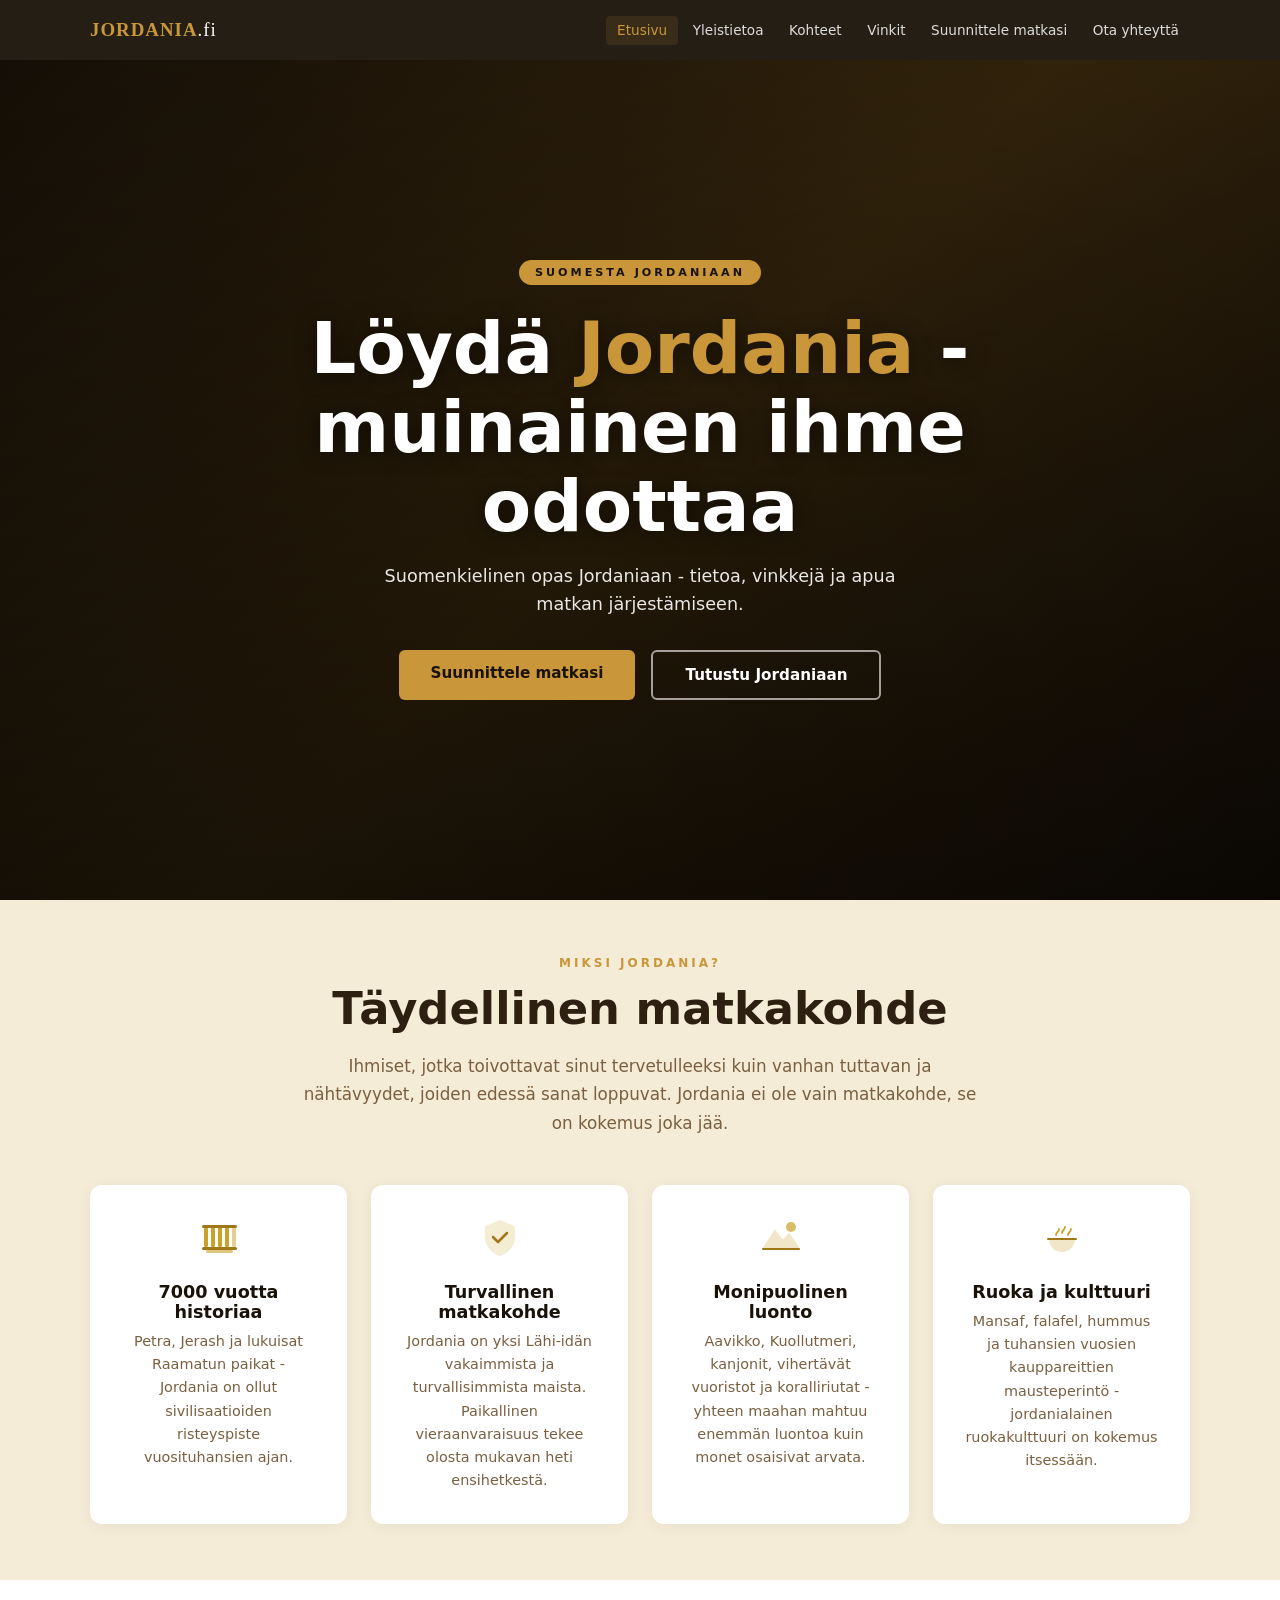
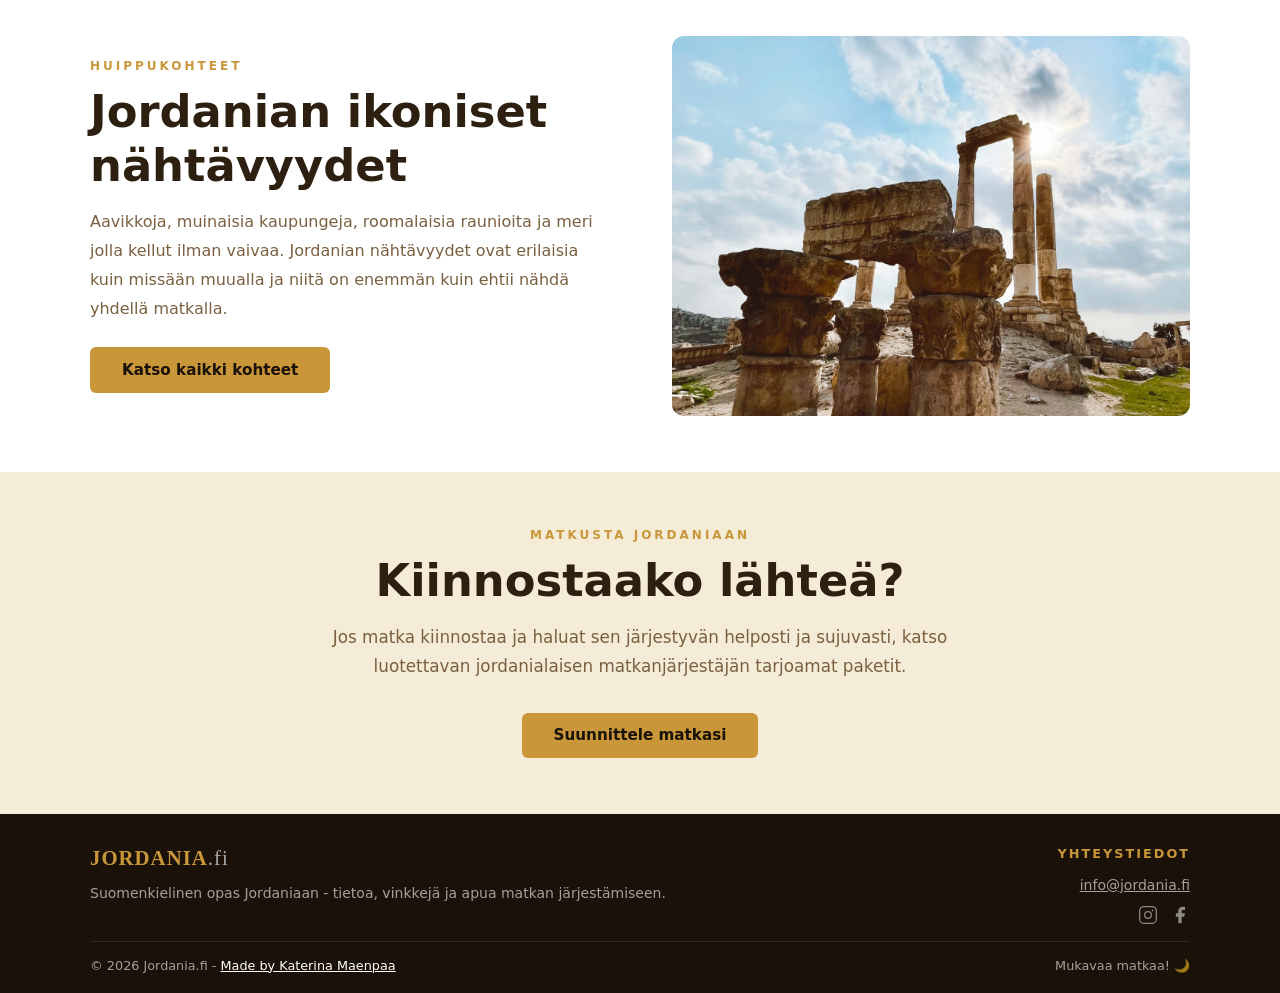
<file: index.html>
<!DOCTYPE html>
<html lang="fi">
<head>
<meta charset="UTF-8"/>
<meta name="viewport" content="width=device-width,initial-scale=1.0"/>
<title>Jordania.fi - Löydä Jordania</title>
<meta name="description" content="Suomalaisille matkailijoille tehty opas Jordaniaan: nähtävyydet, käytännön vinkit, matkapaketit ja apu Jordanian matkan suunnitteluun."/>
<meta name="robots" content="index,follow,max-image-preview:large"/>
<meta name="author" content="Jordania.fi"/>
<link rel="canonical" href="https://jordania.fi/index.html"/>
<meta property="og:type" content="website"/>
<meta property="og:locale" content="fi_FI"/>
<meta property="og:site_name" content="Jordania.fi"/>
<meta property="og:title" content="Jordania.fi - Löydä Jordania"/>
<meta property="og:description" content="Suomalaisille matkailijoille tehty opas Jordaniaan: nähtävyydet, käytännön vinkit, matkapaketit ja apu Jordanian matkan suunnitteluun."/>
<meta property="og:url" content="https://jordania.fi/index.html"/>
<meta property="og:image" content="https://jordania.fi/images/index/citadel.jpg"/>
<script type="application/ld+json">
{
  "@context": "https://schema.org",
  "@type": "TravelAgency",
  "name": "Jordania.fi",
  "url": "https://jordania.fi/index.html",
  "description": "Suomalaisille matkailijoille tehty opas Jordaniaan: nähtävyydet, käytännön vinkit, matkapaketit ja apu Jordanian matkan suunnitteluun.",
  "inLanguage": "fi",
  "areaServed": ["FI", "JO"],
  "email": "info@jordania.fi"
}
</script>
<link rel="icon" type="image/svg+xml" href="favicon.svg"/>
<link rel="stylesheet" href="styles.css"/>
</head>
<body>

<!-- NAV -->
<nav>
  <div class="nav-inner">
    <a href="index.html" class="logo">Jordania<span>.fi</span></a>
    <ul class="nav-links">
      <li><a href="index.html" id="nav-home" class="active">Etusivu</a></li>
      <li><a href="yleistietoa.html" id="nav-info">Yleistietoa</a></li>
      <li><a href="kohteet.html" id="nav-places">Kohteet</a></li>
      <li><a href="vinkit.html" id="nav-tips">Vinkit</a></li>
      <li><a href="suunnittele.html" id="nav-packages">Suunnittele matkasi</a></li>
      <li><a href="yhteystiedot.html" id="nav-contact">Ota yhteyttä</a></li>
    </ul>
    <div class="hamburger" onclick="toggleMenu()" id="hamburger">
      <span></span><span></span><span></span>
    </div>
  </div>
</nav>
<div class="mobile-menu" id="mobileMenu">
  <a href="index.html">Etusivu</a>
  <a href="yleistietoa.html">Yleistietoa</a>
  <a href="kohteet.html">Kohteet</a>
  <a href="vinkit.html">Vinkit</a>
  <a href="suunnittele.html">Suunnittele matkasi</a>
  <a href="yhteystiedot.html">Ota yhteyttä</a>
</div>

<!-- ===================== HOME PAGE ===================== -->
<div class="page active" id="page-home">
  <!-- Hero -->
  <div class="hero">
    <video autoplay muted loop playsinline class="hero-media" style="object-fit:cover" oncanplay="this.playbackRate=0.8">
      <source src="video/video.mov" type="video/mp4">
    </video>
    <div class="hero-overlay"></div>
    <div class="hero-content">
      <div class="hero-badge">Suomesta Jordaniaan</div>
      <h1>Löydä <em>Jordania</em> -<br/>muinainen ihme odottaa</h1>
      <p>Suomenkielinen opas Jordaniaan - tietoa, vinkkejä ja apua matkan järjestämiseen.</p>
      <div class="hero-btns">
        <a href="suunnittele.html" class="btn btn-gold">Suunnittele matkasi</a>
        <a href="yleistietoa.html" class="btn btn-outline">Tutustu Jordaniaan</a>
      </div>
    </div>
  </div>

  <!-- Highlights -->
  <section class="highlights">
    <div class="container text-center">
      <div class="section-label">Miksi Jordania?</div>
      <h2 class="section-title">Täydellinen matkakohde</h2>
      <p class="section-sub">Ihmiset, jotka toivottavat sinut tervetulleeksi kuin vanhan tuttavan ja nähtävyydet, joiden edessä sanat loppuvat. Jordania ei ole vain matkakohde, se on kokemus joka jää.</p>
      <div class="hl-grid">
        <div class="hl-card">
          <div class="hl-icon">
            <svg width="40" height="40" viewBox="0 0 40 40" fill="none" xmlns="http://www.w3.org/2000/svg">
              <!-- Columns/temple -->
              <rect x="5" y="10" width="4" height="20" rx="1.5" fill="#c9a227"/>
              <rect x="12" y="10" width="4" height="20" rx="1.5" fill="#c9a227"/>
              <rect x="19" y="10" width="4" height="20" rx="1.5" fill="#c9a227"/>
              <rect x="26" y="10" width="4" height="20" rx="1.5" fill="#c9a227"/>
              <rect x="33" y="10" width="4" height="20" rx="1.5" fill="#c9a227" opacity="0.5"/>
              <rect x="3" y="8" width="35" height="3" rx="1.5" fill="#a07818"/>
              <rect x="3" y="30" width="35" height="3" rx="1.5" fill="#a07818"/>
              <rect x="7" y="33" width="27" height="3" rx="1.5" fill="#c9a227" opacity="0.6"/>
            </svg>
          </div>
          <h3>7000 vuotta historiaa</h3>
          <p>Petra, Jerash ja lukuisat Raamatun paikat - Jordania on ollut sivilisaatioiden risteyspiste vuosituhansien ajan.</p>
        </div>
        <div class="hl-card">
          <div class="hl-icon">
            <svg width="40" height="40" viewBox="0 0 40 40" fill="none" xmlns="http://www.w3.org/2000/svg">
              <!-- Shield -->
              <path d="M20 4L6 10v10c0 8.5 6 15.5 14 18 8-2.5 14-9.5 14-18V10L20 4z" fill="#c9a227" opacity="0.2" stroke="#c9a227" stroke-width="2" stroke-linejoin="round"/>
              <path d="M13 20l5 5 9-9" stroke="#a07818" stroke-width="2.5" stroke-linecap="round" stroke-linejoin="round"/>
            </svg>
          </div>
          <h3>Turvallinen matkakohde</h3>
          <p>Jordania on yksi Lähi-idän vakaimmista ja turvallisimmista maista. Paikallinen vieraanvaraisuus tekee olosta mukavan heti ensihetkestä.</p>
        </div>
        <div class="hl-card">
          <div class="hl-icon">
            <svg width="40" height="40" viewBox="0 0 40 40" fill="none" xmlns="http://www.w3.org/2000/svg">
              <!-- Mountain + sun -->
              <circle cx="30" cy="10" r="5" fill="#c9a227" opacity="0.7"/>
              <path d="M2 32L14 14l8 10 6-7 10 15H2z" fill="#c9a227" opacity="0.25" stroke="#c9a227" stroke-width="2" stroke-linejoin="round"/>
              <path d="M2 32h36" stroke="#a07818" stroke-width="2" stroke-linecap="round"/>
            </svg>
          </div>
          <h3>Monipuolinen luonto</h3>
          <p>Aavikko, Kuollutmeri, kanjonit, vihertävät vuoristot ja koralliriutat - yhteen maahan mahtuu enemmän luontoa kuin monet osaisivat arvata.</p>
        </div>
        <div class="hl-card">
          <div class="hl-icon">
            <svg width="40" height="40" viewBox="0 0 40 40" fill="none" xmlns="http://www.w3.org/2000/svg">
              <!-- Bowl with steam -->
              <path d="M8 22c0 6.6 5.4 12 12 12s12-5.4 12-12H8z" fill="#c9a227" opacity="0.25" stroke="#c9a227" stroke-width="2"/>
              <path d="M6 22h28" stroke="#a07818" stroke-width="2" stroke-linecap="round"/>
              <path d="M14 18c0-3 3-3 3-6" stroke="#c9a227" stroke-width="1.8" stroke-linecap="round"/>
              <path d="M20 16c0-3 3-3 3-6" stroke="#c9a227" stroke-width="1.8" stroke-linecap="round"/>
              <path d="M26 18c0-3 3-3 3-6" stroke="#c9a227" stroke-width="1.8" stroke-linecap="round"/>
            </svg>
          </div>
          <h3>Ruoka ja kulttuuri</h3>
          <p>Mansaf, falafel, hummus ja tuhansien vuosien kauppareittien mausteperintö - jordanialainen ruokakulttuuri on kokemus itsessään.</p>
        </div>
      </div>
    </div>
  </section>

  <!-- Teaser: Places -->
  <section>
    <div class="container">
      <div style="display:grid;grid-template-columns:1fr 1fr;gap:4rem;align-items:center">
        <div>
          <div class="section-label">Huippukohteet</div>
          <h2 class="section-title">Jordanian ikoniset nähtävyydet</h2>
          <p style="color:var(--muted);line-height:1.8;margin-bottom:1.5rem">Aavikkoja, muinaisia kaupungeja, roomalaisia raunioita ja meri jolla kellut ilman vaivaa. Jordanian nähtävyydet ovat erilaisia kuin missään muualla ja niitä on enemmän kuin ehtii nähdä yhdellä matkalla.</p>
          <a class="btn btn-gold" href="kohteet.html">Katso kaikki kohteet</a>
        </div>
        <img src="images/index/citadel.webp" alt="Ammanin sitadelli ja näkymä Jordanian pääkaupunkiin" style="width:100%;height:380px;object-fit:cover;border-radius:12px">
      </div>
    </div>
  </section>

  <!-- Teaser: Packages -->
  <section style="background:var(--sand)">
    <div class="container text-center">
      <div class="section-label">Matkusta Jordaniaan</div>
      <h2 class="section-title">Kiinnostaako lähteä?</h2>
      <p class="section-sub">Jos matka kiinnostaa ja haluat sen järjestyvän helposti ja sujuvasti, katso luotettavan jordanialaisen matkanjärjestäjän tarjoamat paketit.</p>
      <div style="margin-top:2rem">
        <a class="btn btn-gold" href="suunnittele.html">Suunnittele matkasi</a>
      </div>
    </div>
  </section>

  <!-- Footer -->
  <footer>
    <div class="footer-inner">
      <div class="footer-brand">
        <span class="logo">Jordania<span style="color:#aaa;font-weight:300">.fi</span></span>
        <p>Suomenkielinen opas Jordaniaan - tietoa, vinkkejä ja apua matkan järjestämiseen.</p>
      </div>
      <div class="footer-col footer-col--right">
        <h4>Yhteystiedot</h4>
        <a href="yhteystiedot.html" class="footer-email">info@jordania.fi</a>
        <div class="footer-social">
          <a href="#" aria-label="Instagram" class="social-icon"><svg xmlns="http://www.w3.org/2000/svg" viewBox="0 0 24 24" fill="none" stroke="currentColor" stroke-width="1.5" stroke-linecap="round" stroke-linejoin="round" width="20" height="20"><rect x="2" y="2" width="20" height="20" rx="5"/><circle cx="12" cy="12" r="4"/><circle cx="17.5" cy="6.5" r="1" fill="currentColor" stroke="none"/></svg></a>
          <a href="#" aria-label="Facebook" class="social-icon"><svg xmlns="http://www.w3.org/2000/svg" viewBox="0 0 24 24" fill="currentColor" width="20" height="20"><path d="M18 2h-3a5 5 0 0 0-5 5v3H7v4h3v8h4v-8h3l1-4h-4V7a1 1 0 0 1 1-1h3z"/></svg></a>
        </div>
      </div>
    </div>
    <div class="footer-bottom">
      <p>© 2026 Jordania.fi - <a href="https://katerinamaenpaa.dev">Made by Katerina Maenpaa</a></p>
      <p>Mukavaa matkaa! 🌙</p>
    </div>
  </footer>
</div>
<script>
function toggleMenu() {
  document.getElementById('mobileMenu').classList.toggle('open');
}

function closeMenu() {
  document.getElementById('mobileMenu').classList.remove('open');
}
</script>
</body>
</html>
</file>
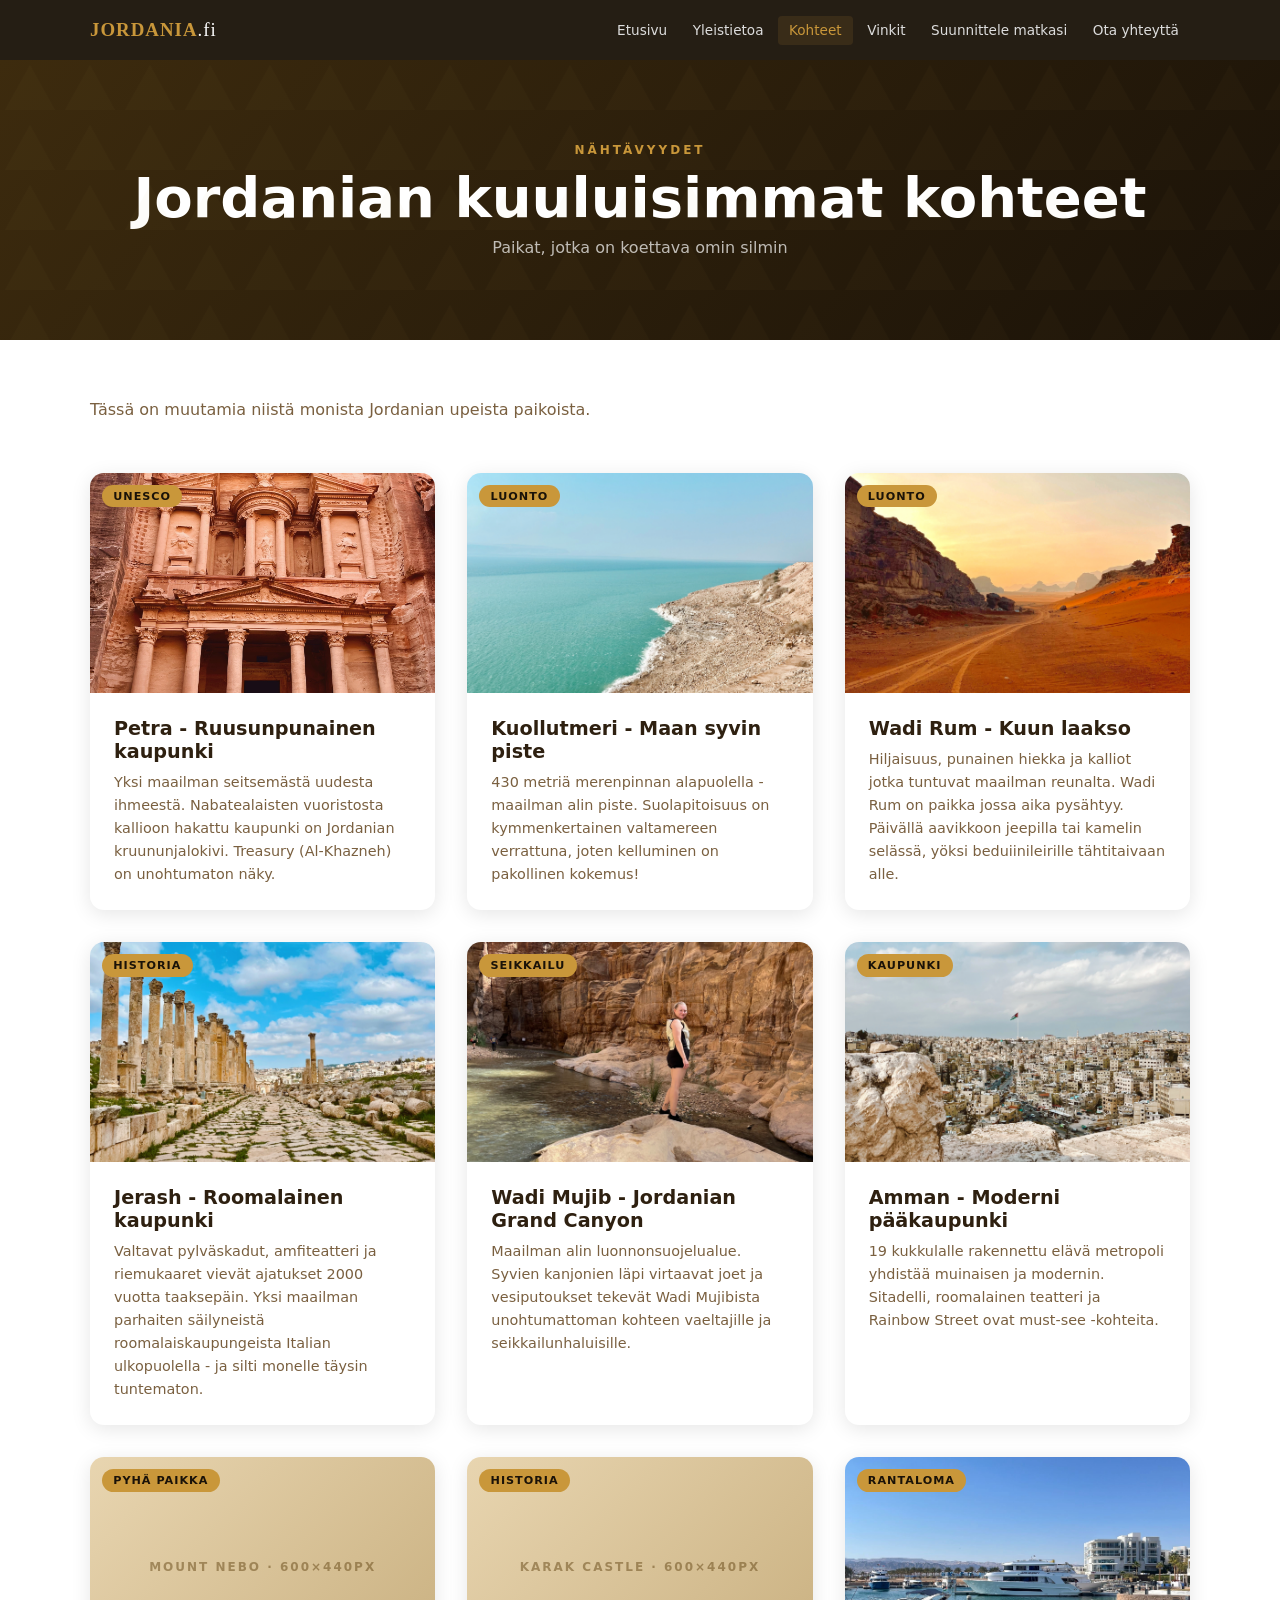
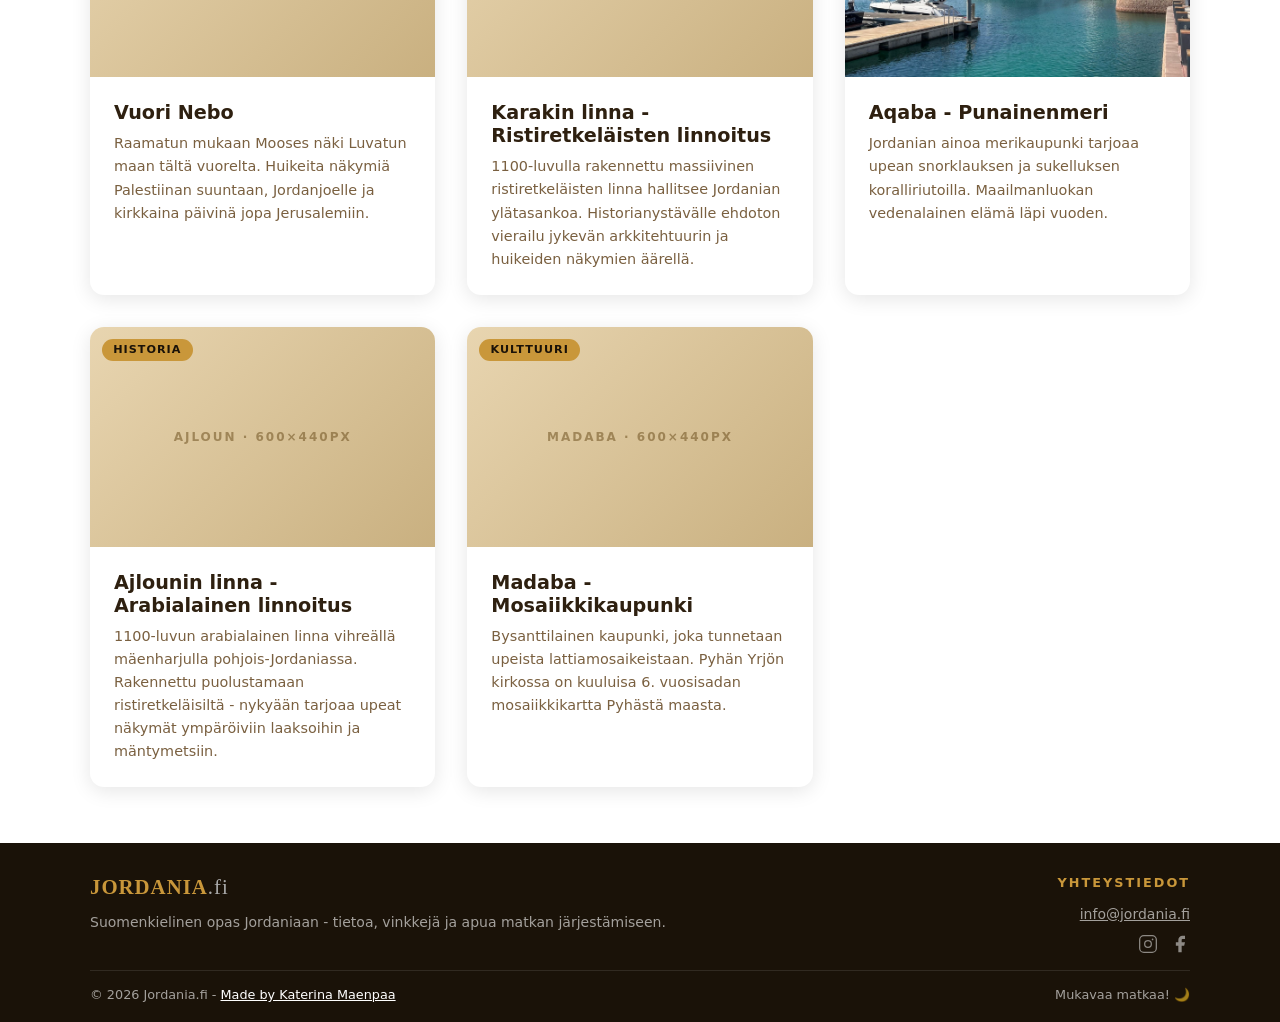
<file: kohteet.html>
<!DOCTYPE html>
<html lang="fi">
<head>
<meta charset="UTF-8"/>
<meta name="viewport" content="width=device-width,initial-scale=1.0"/>
<title>Kohteet - Jordania.fi</title>
<meta name="description" content="Jordanian tärkeimmät kohteet suomalaisille matkailijoille: Petra, Kuollutmeri, Wadi Rum, Jerash, Aqaba ja muut unohtumattomat nähtävyydet."/>
<meta name="robots" content="index,follow,max-image-preview:large"/>
<meta name="author" content="Jordania.fi"/>
<link rel="canonical" href="https://jordania.fi/kohteet.html"/>
<meta property="og:type" content="article"/>
<meta property="og:locale" content="fi_FI"/>
<meta property="og:site_name" content="Jordania.fi"/>
<meta property="og:title" content="Kohteet - Jordania.fi"/>
<meta property="og:description" content="Jordanian tärkeimmät kohteet suomalaisille matkailijoille: Petra, Kuollutmeri, Wadi Rum, Jerash, Aqaba ja muut unohtumattomat nähtävyydet."/>
<meta property="og:url" content="https://jordania.fi/kohteet.html"/>
<meta property="og:image" content="https://jordania.fi/images/kohteet/treasury.jpg"/>
<script type="application/ld+json">
{
  "@context": "https://schema.org",
  "@type": "CollectionPage",
  "name": "Jordanian kohteet",
  "url": "https://jordania.fi/kohteet.html",
  "description": "Jordanian tärkeimmät kohteet suomalaisille matkailijoille: Petra, Kuollutmeri, Wadi Rum, Jerash, Aqaba ja muut unohtumattomat nähtävyydet.",
  "inLanguage": "fi",
  "about": "Jordan",
  "audience": {
    "@type": "Audience",
    "geographicArea": {
      "@type": "Country",
      "name": "Finland"
    }
  }
}
</script>
<link rel="icon" type="image/svg+xml" href="favicon.svg"/>
<link rel="stylesheet" href="styles.css"/>
</head>
<body>

<nav>
  <div class="nav-inner">
    <a href="index.html" class="logo">Jordania<span>.fi</span></a>
    <ul class="nav-links">
      <li><a href="index.html" id="nav-home">Etusivu</a></li>
      <li><a href="yleistietoa.html" id="nav-info">Yleistietoa</a></li>
      <li><a href="kohteet.html" id="nav-places" class="active">Kohteet</a></li>
      <li><a href="vinkit.html" id="nav-tips">Vinkit</a></li>
      <li><a href="suunnittele.html" id="nav-packages">Suunnittele matkasi</a></li>
      <li><a href="yhteystiedot.html" id="nav-contact">Ota yhteyttä</a></li>
    </ul>
    <div class="hamburger" onclick="toggleMenu()" id="hamburger">
      <span></span><span></span><span></span>
    </div>
  </div>
</nav>
<div class="mobile-menu" id="mobileMenu">
  <a href="index.html">Etusivu</a>
  <a href="yleistietoa.html">Yleistietoa</a>
  <a href="kohteet.html">Kohteet</a>
  <a href="vinkit.html">Vinkit</a>
  <a href="suunnittele.html">Suunnittele matkasi</a>
  <a href="yhteystiedot.html">Ota yhteyttä</a>
</div>

<div class="page active">
  <div class="page-banner">
    <div>
      <div class="section-label" style="text-align:center;margin-bottom:0.5rem">Nähtävyydet</div>
      <h1>Jordanian kuuluisimmat kohteet</h1>
      <p>Paikat, jotka on koettava omin silmin</p>
    </div>
  </div>
  <section>
    <div class="container">
      <p style="color:var(--muted);line-height:1.8;margin-bottom:2.5rem;max-width:720px">Tässä on muutamia niistä monista Jordanian upeista paikoista.</p>
      <div class="places-grid">

        <div class="place-card">
          <div class="place-img">
            <img src="images/kohteet/treasury.webp" alt="Petran kuuluisa Treasury-julkisivu kallioon hakattuna" style="width:100%;height:100%;object-fit:cover">
            <span class="place-tag">UNESCO</span>
          </div>
          <div class="place-body">
            <h3>Petra - Ruusunpunainen kaupunki</h3>
            <p>Yksi maailman seitsemästä uudesta ihmeestä. Nabatealaisten vuoristosta kallioon hakattu kaupunki on Jordanian kruununjalokivi. Treasury (Al-Khazneh) on unohtumaton näky.</p>
          </div>
        </div>

        <div class="place-card">
          <div class="place-img">
            <img src="images/kohteet/dead-sea.webp" alt="Kuollutmeren rantaa ja kirkasta vettä Jordaniassa" style="width:100%;height:100%;object-fit:cover">
            <span class="place-tag">Luonto</span>
          </div>
          <div class="place-body">
            <h3>Kuollutmeri - Maan syvin piste</h3>
            <p>430 metriä merenpinnan alapuolella - maailman alin piste. Suolapitoisuus on kymmenkertainen valtamereen verrattuna, joten kelluminen on pakollinen kokemus!</p>
          </div>
        </div>

        <div class="place-card">
          <div class="place-img">
            <img src="images/kohteet/wadi-rum.webp" alt="Punainen aavikkomaisema Wadi Rumissa" style="width:100%;height:100%;object-fit:cover">
            <span class="place-tag">Luonto</span>
          </div>
          <div class="place-body">
            <h3>Wadi Rum - Kuun laakso</h3>
            <p>Hiljaisuus, punainen hiekka ja kalliot jotka tuntuvat maailman reunalta. Wadi Rum on paikka jossa aika pysähtyy. Päivällä aavik­koon jeepilla tai kamelin selässä, yöksi beduiinileirille tähtitaivaan alle.</p>
          </div>
        </div>

        <div class="place-card">
          <div class="place-img">
            <img src="images/kohteet/jerash.webp" alt="Jerashin roomalaisia pylväitä ja raunioita" style="width:100%;height:100%;object-fit:cover">
            <span class="place-tag">Historia</span>
          </div>
          <div class="place-body">
            <h3>Jerash - Roomalainen kaupunki</h3>
            <p>Valtavat pylväskadut, amfiteatteri ja riemukaaret vievät ajatukset 2000 vuotta taaksepäin. Yksi maailman parhaiten säilyneistä roomalaiskaupungeista Italian ulkopuolella - ja silti monelle täysin tuntematon.</p>
          </div>
        </div>

        <div class="place-card">
          <div class="place-img">
            <img src="images/kohteet/wadi-mujib2.webp" alt="Wadi Mujibin kanjoni ja vesireitti" style="width:100%;height:100%;object-fit:cover">
            <span class="place-tag">Seikkailu</span>
          </div>
          <div class="place-body">
            <h3>Wadi Mujib - Jordanian Grand Canyon</h3>
            <p>Maailman alin luonnonsuojelualue. Syvien kanjonien läpi virtaavat joet ja vesiputoukset tekevät Wadi Mujibista unohtumattoman kohteen vaeltajille ja seikkailunhaluisille.</p>
          </div>
        </div>

        <div class="place-card">
          <div class="place-img">
            <img src="images/kohteet/amman.webp" alt="Näkymä Ammanin kaupunkimaisemaan" style="width:100%;height:100%;object-fit:cover">
            <span class="place-tag">Kaupunki</span>
          </div>
          <div class="place-body">
            <h3>Amman - Moderni pääkaupunki</h3>
            <p>19 kukkulalle rakennettu elävä metropoli yhdistää muinaisen ja modernin. Sitadelli, roomalainen teatteri ja Rainbow Street ovat must-see -kohteita.</p>
          </div>
        </div>

        <div class="place-card">
          <div class="place-img">
            <div class="photo-ph" data-label="Mount Nebo · 600×440px" style="height:100%;border-radius:0"></div>
            <span class="place-tag">Pyhä paikka</span>
          </div>
          <div class="place-body">
            <h3>Vuori Nebo</h3>
            <p>Raamatun mukaan Mooses näki Luvatun maan tältä vuorelta. Huikeita näkymiä Palestiinan suuntaan, Jordanjoelle ja kirkkaina päivinä jopa Jerusalemiin.</p>
          </div>
        </div>

        <div class="place-card">
          <div class="place-img">
            <div class="photo-ph" data-label="Karak Castle · 600×440px" style="height:100%;border-radius:0"></div>
            <span class="place-tag">Historia</span>
          </div>
          <div class="place-body">
            <h3>Karakin linna - Ristiretkeläisten linnoitus</h3>
            <p>1100-luvulla rakennettu massiivinen ristiretkeläisten linna hallitsee Jordanian ylätasankoa. Historianystävälle ehdoton vierailu jykevän arkkitehtuurin ja huikeiden näkymien äärellä.</p>
          </div>
        </div>

        <div class="place-card">
          <div class="place-img">
            <img src="images/kohteet/aqaba.webp" alt="Aqaban rantaa ja Punaisenmeren tunnelmaa" style="width:100%;height:100%;object-fit:cover">
            <span class="place-tag">Rantaloma</span>
          </div>
          <div class="place-body">
            <h3>Aqaba - Punainenmeri</h3>
            <p>Jordanian ainoa merikaupunki tarjoaa upean snorklauksen ja sukelluksen koralliriutoilla. Maailmanluokan vedenalainen elämä läpi vuoden.</p>
          </div>
        </div>

        <div class="place-card">
          <div class="place-img">
            <div class="photo-ph" data-label="Ajloun · 600×440px" style="height:100%;border-radius:0"></div>
            <span class="place-tag">Historia</span>
          </div>
          <div class="place-body">
            <h3>Ajlounin linna - Arabialainen linnoitus</h3>
            <p>1100-luvun arabialainen linna vihreällä mäenharjulla pohjois-Jordaniassa. Rakennettu puolustamaan ristiretkeläisiltä - nykyään tarjoaa upeat näkymät ympäröiviin laaksoihin ja mäntymetsiin.</p>
          </div>
        </div>

        <div class="place-card">
          <div class="place-img">
            <div class="photo-ph" data-label="Madaba · 600×440px" style="height:100%;border-radius:0"></div>
            <span class="place-tag">Kulttuuri</span>
          </div>
          <div class="place-body">
            <h3>Madaba - Mosaiikkikaupunki</h3>
            <p>Bysanttilainen kaupunki, joka tunnetaan upeista lattiamosaikeistaan. Pyhän Yrjön kirkossa on kuuluisa 6. vuosisadan mosaiikkikartta Pyhästä maasta.</p>
          </div>
        </div>

      </div>
    </div>
  </section>

  <footer>
    <div class="footer-inner">
      <div class="footer-brand">
        <a href="index.html" class="logo">Jordania<span style="color:#aaa;font-weight:300">.fi</span></a>
        <p>Suomenkielinen opas Jordaniaan - tietoa, vinkkejä ja apua matkan järjestämiseen.</p>
      </div>
      <div class="footer-col footer-col--right">
        <h4>Yhteystiedot</h4>
        <a href="yhteystiedot.html" class="footer-email">info@jordania.fi</a>
        <div class="footer-social">
          <a href="#" aria-label="Instagram" class="social-icon"><svg xmlns="http://www.w3.org/2000/svg" viewBox="0 0 24 24" fill="none" stroke="currentColor" stroke-width="1.5" stroke-linecap="round" stroke-linejoin="round" width="20" height="20"><rect x="2" y="2" width="20" height="20" rx="5"/><circle cx="12" cy="12" r="4"/><circle cx="17.5" cy="6.5" r="1" fill="currentColor" stroke="none"/></svg></a>
          <a href="#" aria-label="Facebook" class="social-icon"><svg xmlns="http://www.w3.org/2000/svg" viewBox="0 0 24 24" fill="currentColor" width="20" height="20"><path d="M18 2h-3a5 5 0 0 0-5 5v3H7v4h3v8h4v-8h3l1-4h-4V7a1 1 0 0 1 1-1h3z"/></svg></a>
        </div>
      </div>
    </div>
     <div class="footer-bottom">
      <p>© 2026 Jordania.fi - <a href="https://katerinamaenpaa.dev">Made by Katerina Maenpaa</a></p>
      <p>Mukavaa matkaa! 🌙</p>
    </div>
  </footer>
</div>

<script>
function toggleMenu() {
  document.getElementById('mobileMenu').classList.toggle('open');
}
function closeMenu() {
  document.getElementById('mobileMenu').classList.remove('open');
}
</script>
</body>
</html>
</file>
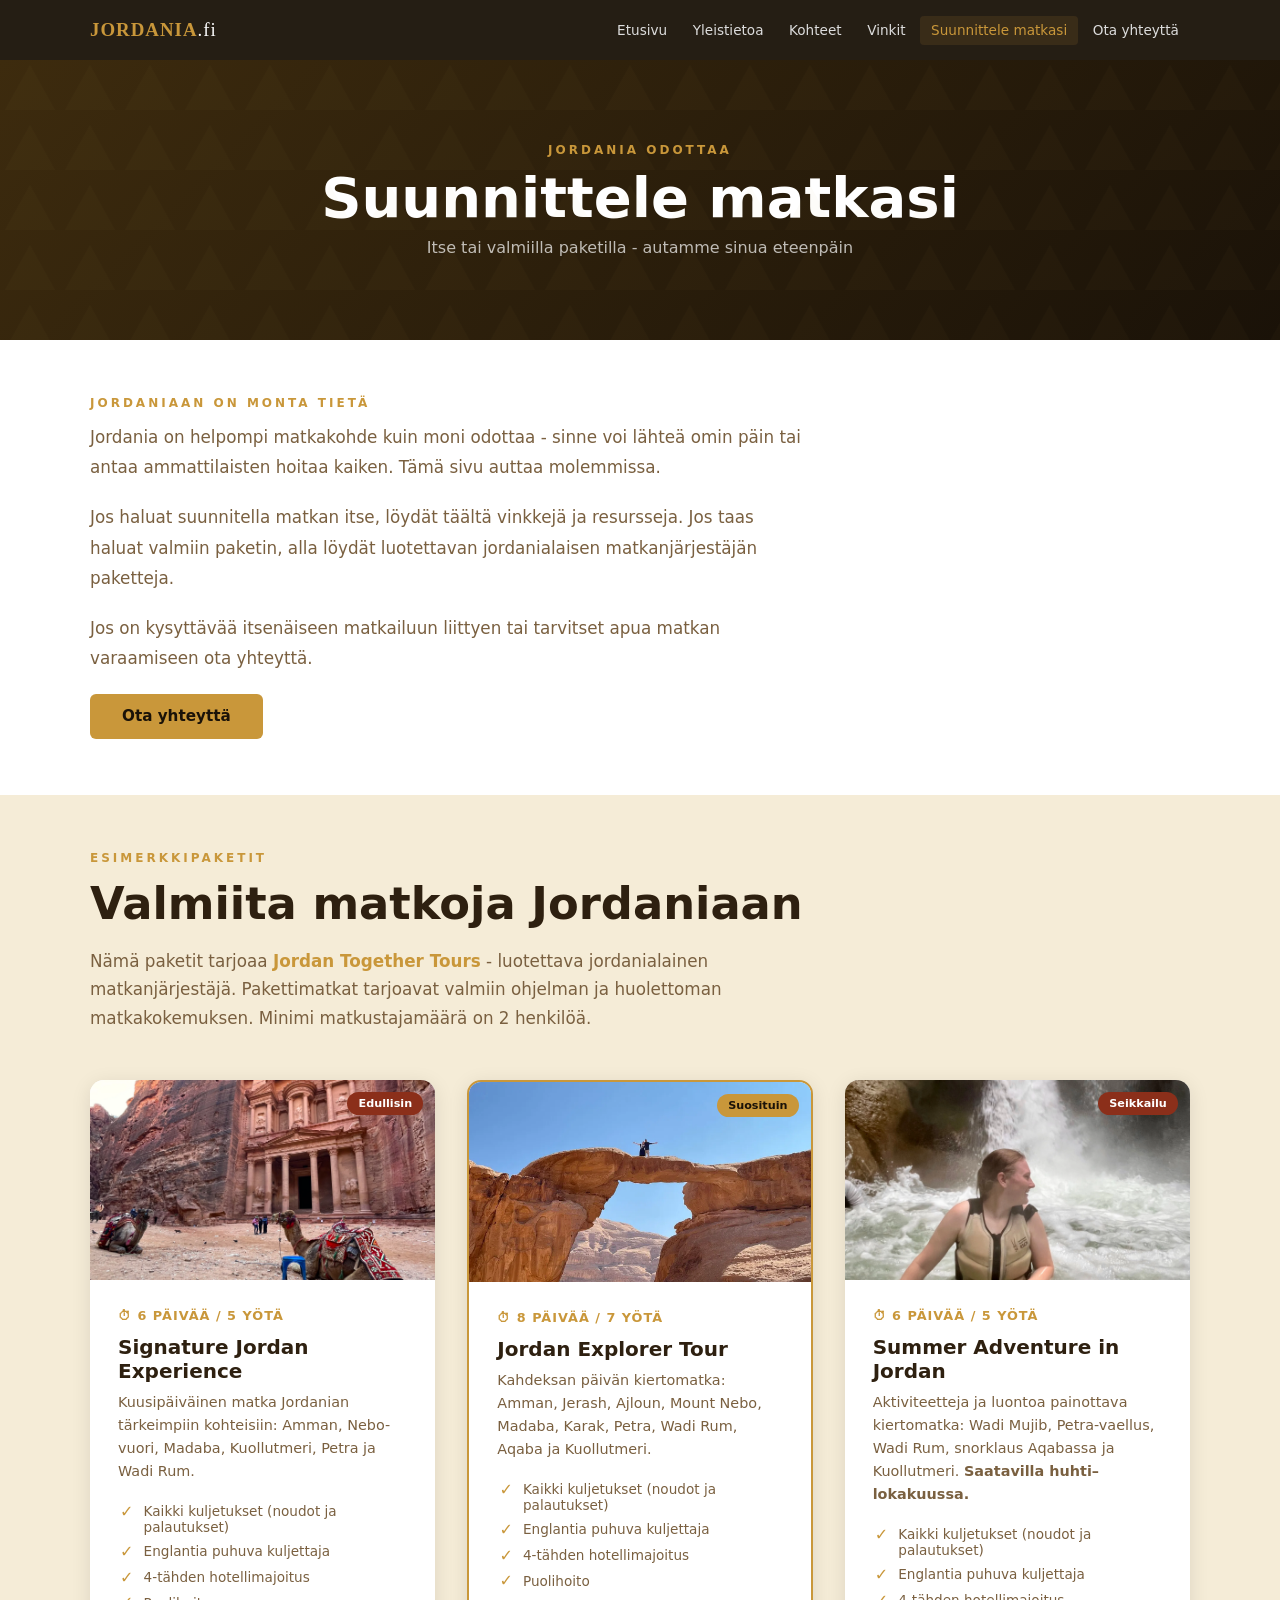
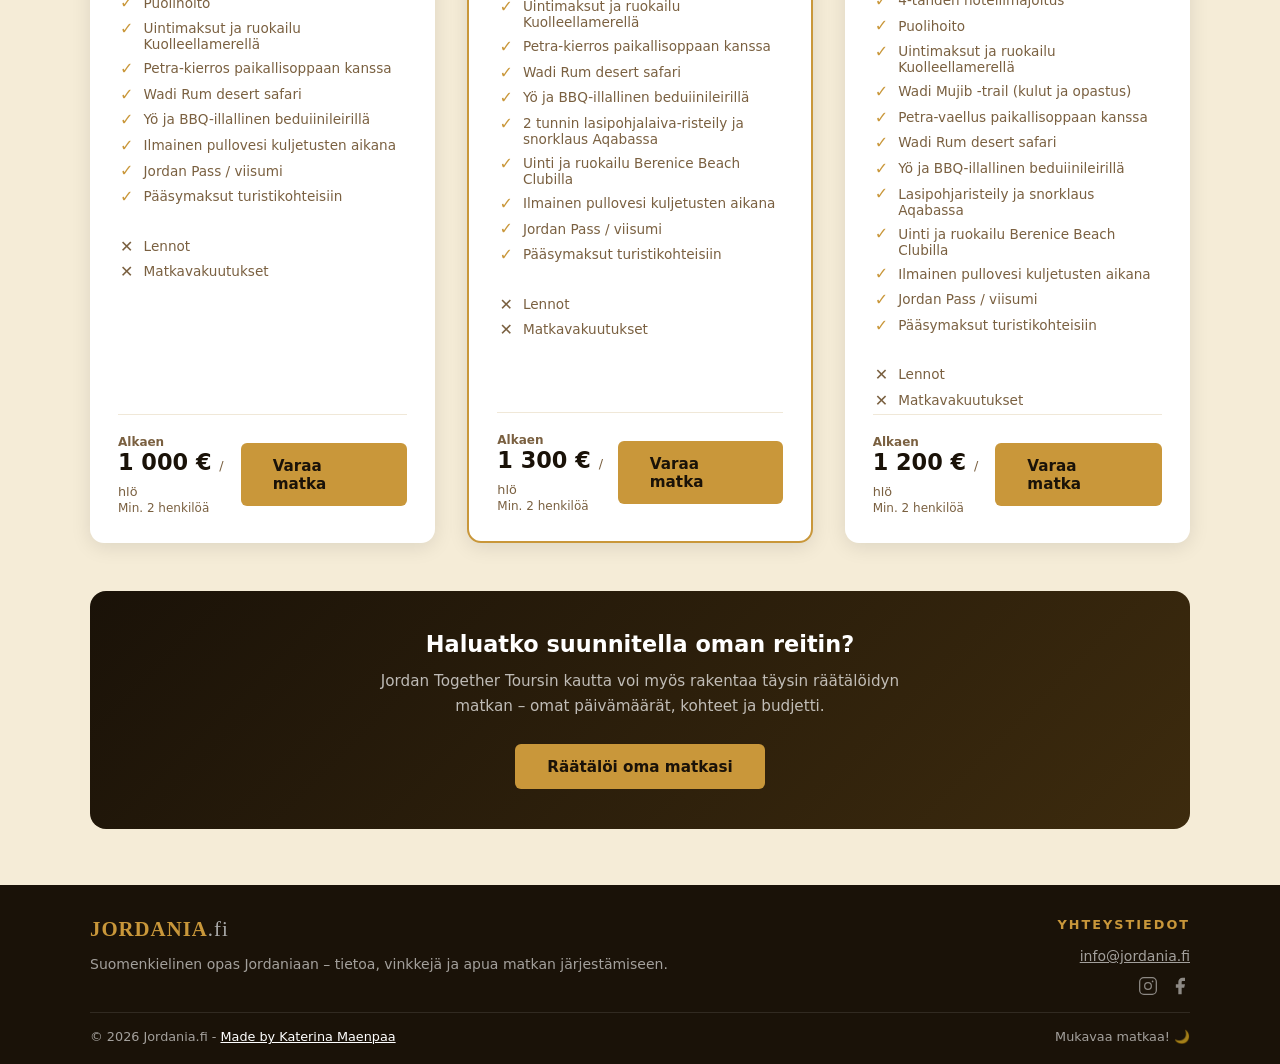
<file: suunnittele.html>
<!DOCTYPE html>
<html lang="fi">
<head>
<meta charset="UTF-8"/>
<meta name="viewport" content="width=device-width,initial-scale=1.0"/>
<title>Suunnittele matkasi – Jordania.fi</title>
<meta name="description" content="Suunnittele Jordanian matka suomalaisille matkailijoille: vinkkejä omatoimimatkaan, valmiit matkapaketit ja apu varaukseen."/>
<meta name="robots" content="index,follow,max-image-preview:large"/>
<meta name="author" content="Jordania.fi"/>
<link rel="canonical" href="https://jordania.fi/suunnittele.html"/>
<meta property="og:type" content="website"/>
<meta property="og:locale" content="fi_FI"/>
<meta property="og:site_name" content="Jordania.fi"/>
<meta property="og:title" content="Suunnittele matkasi - Jordania.fi"/>
<meta property="og:description" content="Suunnittele Jordanian matka suomalaisille matkailijoille: vinkkejä omatoimimatkaan, valmiit matkapaketit ja apu varaukseen."/>
<meta property="og:url" content="https://jordania.fi/suunnittele.html"/>
<meta property="og:image" content="https://jordania.fi/images/matkat/paketti1.jpg"/>
<script type="application/ld+json">
{
  "@context": "https://schema.org",
  "@type": "WebPage",
  "name": "Suunnittele matkasi",
  "url": "https://jordania.fi/suunnittele.html",
  "description": "Suunnittele Jordanian matka suomalaisille matkailijoille: vinkkejä omatoimimatkaan, valmiit matkapaketit ja apu varaukseen.",
  "inLanguage": "fi",
  "about": "Jordan",
  "audience": {
    "@type": "Audience",
    "geographicArea": {
      "@type": "Country",
      "name": "Finland"
    }
  }
}
</script>
<link rel="icon" type="image/svg+xml" href="favicon.svg"/>
<link rel="stylesheet" href="styles.css"/>
</head>
<body>

<nav>
  <div class="nav-inner">
    <a href="index.html" class="logo">Jordania<span>.fi</span></a>
    <ul class="nav-links">
      <li><a href="index.html">Etusivu</a></li>
      <li><a href="yleistietoa.html">Yleistietoa</a></li>
      <li><a href="kohteet.html">Kohteet</a></li>
      <li><a href="vinkit.html">Vinkit</a></li>
      <li><a href="suunnittele.html" class="active">Suunnittele matkasi</a></li>
      <li><a href="yhteystiedot.html">Ota yhteyttä</a></li>
    </ul>
    <div class="hamburger" onclick="toggleMenu()">
      <span></span><span></span><span></span>
    </div>
  </div>
</nav>

<div class="mobile-menu" id="mobileMenu">
  <a href="index.html">Etusivu</a>
  <a href="yleistietoa.html">Yleistietoa</a>
  <a href="kohteet.html">Kohteet</a>
  <a href="vinkit.html">Vinkit</a>
  <a href="suunnittele.html">Suunnittele matkasi</a>
  <a href="yhteystiedot.html">Ota yhteyttä</a>
</div>

<div class="page active">

  <div class="page-banner">
    <div>
      <div class="section-label" style="text-align:center;margin-bottom:0.5rem">Jordania odottaa</div>
      <h1>Suunnittele matkasi</h1>
      <p>Itse tai valmiilla paketilla - autamme sinua eteenpäin</p>
    </div>
  </div>

  <!-- INTRO -->
  <section>
    <div class="container">
      <div style="max-width:720px;text-align:left">
        <div class="section-label">Jordaniaan on monta tietä</div>
        <p style="color:var(--muted);line-height:1.8;font-size:1.05rem;margin-bottom:1.25rem">Jordania on helpompi matkakohde kuin moni odottaa - sinne voi lähteä omin päin tai antaa ammattilaisten hoitaa kaiken. Tämä sivu auttaa molemmissa.</p>
        <p style="color:var(--muted);line-height:1.8;font-size:1.05rem;margin-bottom:1.25rem">Jos haluat suunnitella matkan itse, löydät täältä vinkkejä ja resursseja. Jos taas haluat valmiin paketin, alla löydät luotettavan jordanialaisen matkanjärjestäjän paketteja.</p>
        <p style="color:var(--muted);line-height:1.8;font-size:1.05rem;margin-bottom:1.25rem">Jos on kysyttävää itsenäiseen matkailuun liittyen tai tarvitset apua matkan varaamiseen ota yhteyttä.</p>
        <a href="yhteystiedot.html" class="btn btn-gold">Ota yhteyttä</a>
      </div>
    </div>
  </section>

  <!-- PACKAGES -->
  <section style="background:var(--sand)">
    <div class="container">
      <div class="section-label">Esimerkkipaketit</div>
      <h2 class="section-title">Valmiita matkoja Jordaniaan</h2>
      <p class="section-sub">Nämä paketit tarjoaa <a href="https://jordantogether.com" target="_blank" rel="noopener" style="color:var(--gold);font-weight:700;text-decoration:none">Jordan Together Tours</a> - luotettava jordanialainen matkanjärjestäjä. Pakettimatkat tarjoavat valmiin ohjelman ja huolettoman matkakokemuksen. Minimi matkustajamäärä on 2 henkilöä.</p>

      <div class="pkg-grid">

        <!-- Package 1 -->
        <div class="pkg-card">
          <div class="pkg-img">
            <img src="images/matkat/paketti1.webp" alt="Kuvituskuva Signature Jordan Experience -matkapaketista" style="width:100%;height:100%;object-fit:cover;border-radius:0"/>
            <span class="pkg-badge">Edullisin</span>
          </div>
          <div class="pkg-body">
            <div class="pkg-duration">⏱ 6 päivää / 5 yötä</div>
            <h3>Signature Jordan Experience</h3>
            <p>Kuusipäiväinen matka Jordanian tärkeimpiin kohteisiin: Amman, Nebo-vuori, Madaba, Kuollutmeri, Petra ja Wadi Rum.</p>
            <ul class="pkg-includes">
              <li>Kaikki kuljetukset (noudot ja palautukset)</li>
              <li>Englantia puhuva kuljettaja</li>
              <li>4-tähden hotellimajoitus</li>
              <li>Puolihoito</li>
              <li>Uintimaksut ja ruokailu Kuolleellamerellä</li>
              <li>Petra-kierros paikallisoppaan kanssa</li>
              <li>Wadi Rum desert safari</li>
              <li>Yö ja BBQ-illallinen beduiinileirillä</li>
              <li>Ilmainen pullovesi kuljetusten aikana</li>
              <li>Jordan Pass / viisumi</li>
              <li>Pääsymaksut turistikohteisiin</li>
            </ul>
            <ul class="pkg-excludes">
              <li>Lennot</li>
              <li>Matkavakuutukset</li>
            </ul>
            <div class="pkg-footer">
              <div>
                <div class="pkg-price"><span class="pkg-from">Alkaen</span>1 000 € <span>/ hlö</span></div>
                <div class="pkg-min">Min. 2 henkilöä</div>
              </div>
              <a href="https://jordantogether.com/packages/signature-jordan-experience/" class="btn btn-gold" target="_blank" rel="noopener">Varaa matka</a>
            </div>
          </div>
        </div>

        <!-- Package 2 -->
        <div class="pkg-card featured">
          <div class="pkg-img">
            <img src="images/matkat/paketti2.webp" alt="Kuvituskuva Jordan Explorer Tour -matkapaketista" style="width:100%;height:100%;object-fit:cover;border-radius:0"/>
            <span class="pkg-badge popular">Suosituin</span>
          </div>
          <div class="pkg-body">
            <div class="pkg-duration">⏱ 8 päivää / 7 yötä</div>
            <h3>Jordan Explorer Tour</h3>
            <p>Kahdeksan päivän kiertomatka: Amman, Jerash, Ajloun, Mount Nebo, Madaba, Karak, Petra, Wadi Rum, Aqaba ja Kuollutmeri.</p>
            <ul class="pkg-includes">
              <li>Kaikki kuljetukset (noudot ja palautukset)</li>
              <li>Englantia puhuva kuljettaja</li>
              <li>4-tähden hotellimajoitus</li>
              <li>Puolihoito</li>
              <li>Uintimaksut ja ruokailu Kuolleellamerellä</li>
              <li>Petra-kierros paikallisoppaan kanssa</li>
              <li>Wadi Rum desert safari</li>
              <li>Yö ja BBQ-illallinen beduiinileirillä</li>
              <li>2 tunnin lasipohjalaiva-risteily ja snorklaus Aqabassa</li>
              <li>Uinti ja ruokailu Berenice Beach Clubilla</li>
              <li>Ilmainen pullovesi kuljetusten aikana</li>
              <li>Jordan Pass / viisumi</li>
              <li>Pääsymaksut turistikohteisiin</li>
            </ul>
            <ul class="pkg-excludes">
              <li>Lennot</li>
              <li>Matkavakuutukset</li>
            </ul>
            <div class="pkg-footer">
              <div>
                <div class="pkg-price"><span class="pkg-from">Alkaen</span>1 300 € <span>/ hlö</span></div>
                <div class="pkg-min">Min. 2 henkilöä</div>
              </div>
              <a href="https://jordantogether.com/packages/jordan-explorer-tour/" class="btn btn-gold" target="_blank" rel="noopener">Varaa matka</a>
            </div>
          </div>
        </div>

        <!-- Package 3 -->
        <div class="pkg-card">
          <div class="pkg-img">
            <img src="images/matkat/paketti3.webp" alt="Kuvituskuva Summer Adventure in Jordan -matkapaketista" style="width:100%;height:100%;object-fit:cover;border-radius:0"/>
            <span class="pkg-badge">Seikkailu</span>
          </div>
          <div class="pkg-body">
            <div class="pkg-duration">⏱ 6 päivää / 5 yötä</div>
            <h3>Summer Adventure in Jordan</h3>
            <p>Aktiviteetteja ja luontoa painottava kiertomatka: Wadi Mujib, Petra-vaellus, Wadi Rum, snorklaus Aqabassa ja Kuollutmeri. <strong>Saatavilla huhti–lokakuussa.</strong></p>
            <ul class="pkg-includes">
              <li>Kaikki kuljetukset (noudot ja palautukset)</li>
              <li>Englantia puhuva kuljettaja</li>
              <li>4-tähden hotellimajoitus</li>
              <li>Puolihoito</li>
              <li>Uintimaksut ja ruokailu Kuolleellamerellä</li>
              <li>Wadi Mujib -trail (kulut ja opastus)</li>
              <li>Petra-vaellus paikallisoppaan kanssa</li>
              <li>Wadi Rum desert safari</li>
              <li>Yö ja BBQ-illallinen beduiinileirillä</li>
              <li>Lasipohjaristeily ja snorklaus Aqabassa</li>
              <li>Uinti ja ruokailu Berenice Beach Clubilla</li>
              <li>Ilmainen pullovesi kuljetusten aikana</li>
              <li>Jordan Pass / viisumi</li>
              <li>Pääsymaksut turistikohteisiin</li>
            </ul>
            <ul class="pkg-excludes">
              <li>Lennot</li>
              <li>Matkavakuutukset</li>
            </ul>
            <div class="pkg-footer">
              <div>
                <div class="pkg-price"><span class="pkg-from">Alkaen</span>1 200 € <span>/ hlö</span></div>
                <div class="pkg-min">Min. 2 henkilöä</div>
              </div>
              <a href="https://jordantogether.com/packages/summer-journey-through-jordan/" class="btn btn-gold" target="_blank" rel="noopener">Varaa matka</a>
            </div>
          </div>
        </div>

      </div>

      <!-- Custom trip -->
      <div style="margin-top:3rem;background:linear-gradient(135deg,#1A1208,#3D2B0E);border-radius:16px;padding:2.5rem;text-align:center;color:#fff">
        <h3 style="font-size:1.4rem;margin-bottom:0.75rem">Haluatko suunnitella oman reitin?</h3>
        <p style="color:rgba(255,255,255,0.7);max-width:520px;margin:0 auto 1.5rem;line-height:1.7;font-size:0.95rem">Jordan Together Toursin kautta voi myös rakentaa täysin räätälöidyn matkan – omat päivämäärät, kohteet ja budjetti.</p>
        <a href="https://jordantogether.com/tailor-made-trip/" class="btn btn-gold" target="_blank" rel="noopener">Räätälöi oma matkasi</a>
      </div>
    </div>
  </section>

 

  <footer>
    <div class="footer-inner">
      <div class="footer-brand">
        <a href="index.html" class="logo">Jordania<span style="color:#aaa;font-weight:300">.fi</span></a>
        <p>Suomenkielinen opas Jordaniaan – tietoa, vinkkejä ja apua matkan järjestämiseen.</p>
      </div>
      <div class="footer-col footer-col--right">
        <h4>Yhteystiedot</h4>
        <a href="yhteystiedot.html" class="footer-email">info@jordania.fi</a>
        <div class="footer-social">
          <a href="#" aria-label="Instagram" class="social-icon"><svg xmlns="http://www.w3.org/2000/svg" viewBox="0 0 24 24" fill="none" stroke="currentColor" stroke-width="1.5" stroke-linecap="round" stroke-linejoin="round" width="20" height="20"><rect x="2" y="2" width="20" height="20" rx="5"/><circle cx="12" cy="12" r="4"/><circle cx="17.5" cy="6.5" r="1" fill="currentColor" stroke="none"/></svg></a>
          <a href="#" aria-label="Facebook" class="social-icon"><svg xmlns="http://www.w3.org/2000/svg" viewBox="0 0 24 24" fill="currentColor" width="20" height="20"><path d="M18 2h-3a5 5 0 0 0-5 5v3H7v4h3v8h4v-8h3l1-4h-4V7a1 1 0 0 1 1-1h3z"/></svg></a>
        </div>
      </div>
    </div>
     <div class="footer-bottom">
      <p>© 2026 Jordania.fi - <a href="https://katerinamaenpaa.dev">Made by Katerina Maenpaa</a></p>
      <p>Mukavaa matkaa! 🌙</p>
    </div>
  </footer>

</div>

<script>
function toggleMenu() {
  document.getElementById('mobileMenu').classList.toggle('open');
}


</script>
</body>
</html>
</file>
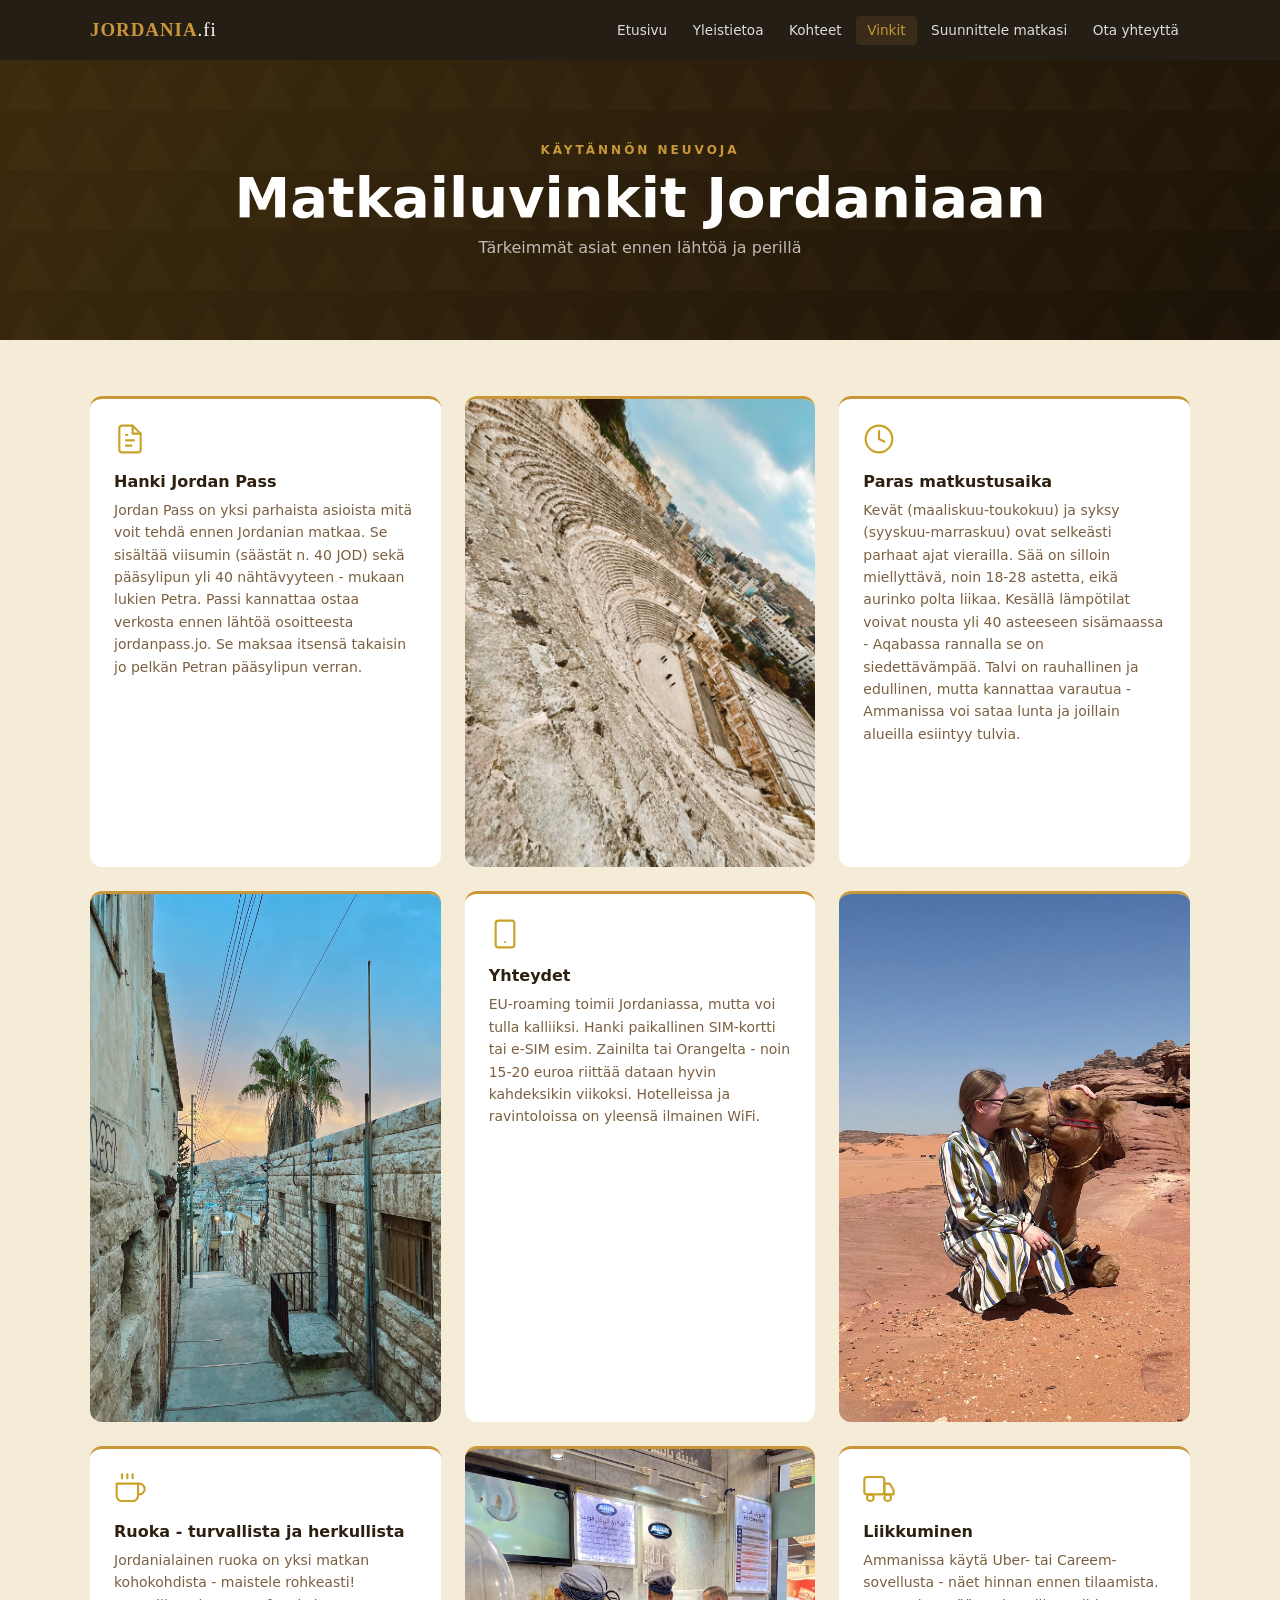
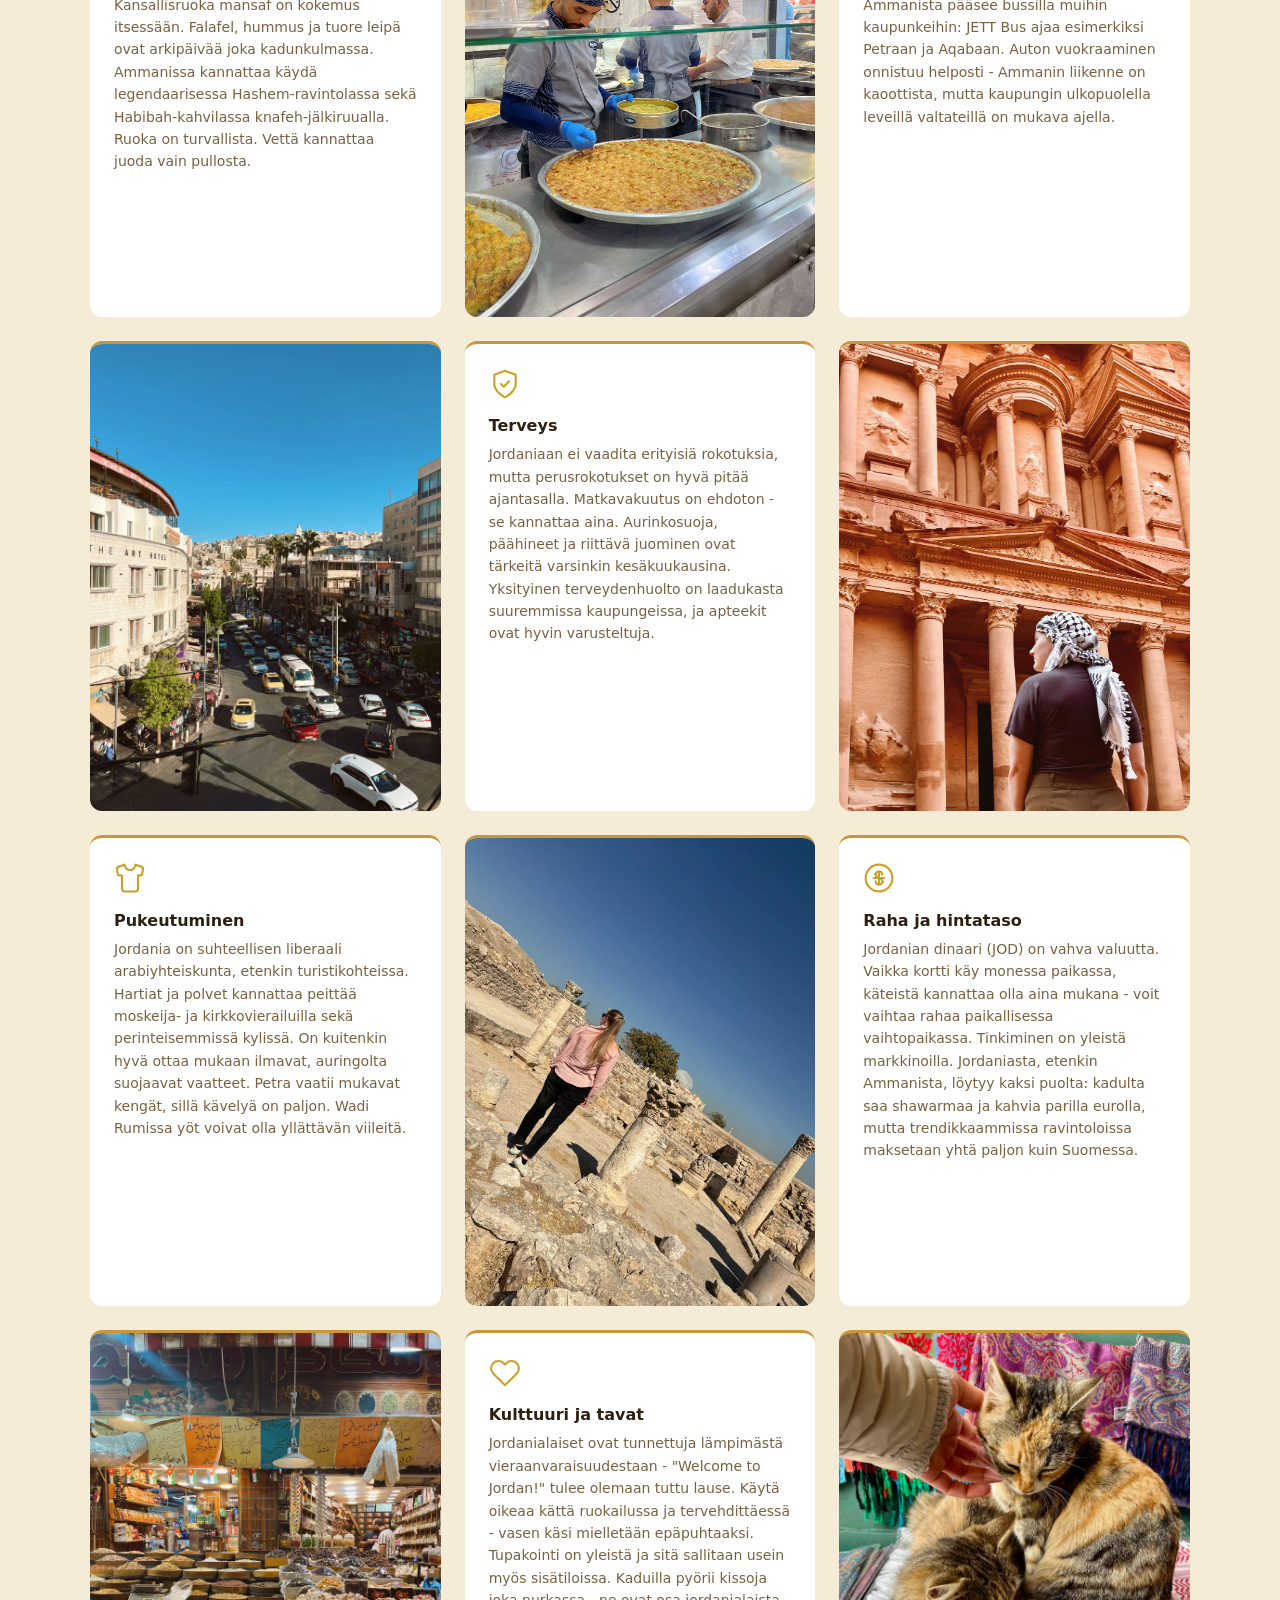
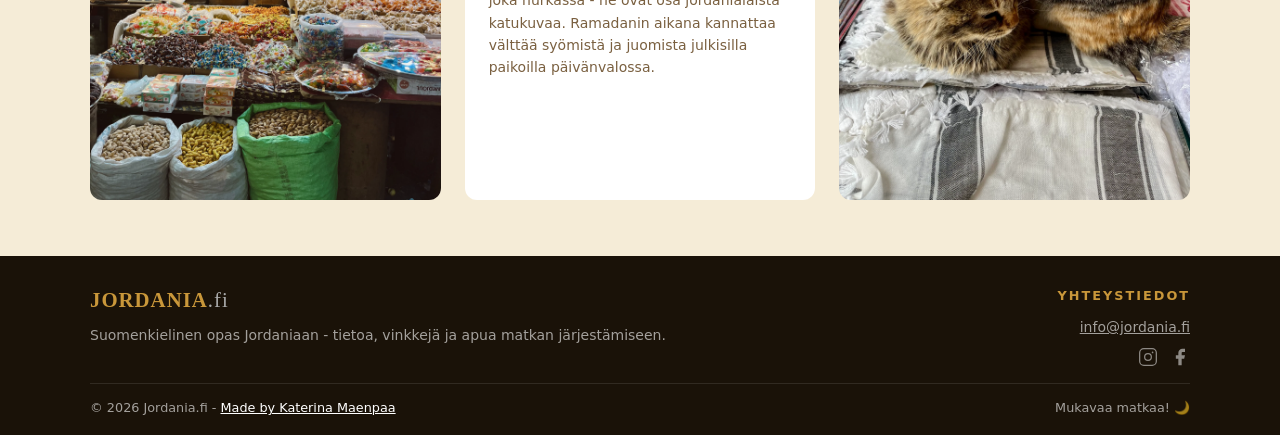
<file: vinkit.html>
<!DOCTYPE html>
<html lang="fi">
<head>
<meta charset="UTF-8"/>
<meta name="viewport" content="width=device-width,initial-scale=1.0"/>
<title>Matkailuvinkit - Jordania.fi</title>
<meta name="description" content="Käytännön matkailuvinkit Jordaniaan suomalaisille matkailijoille: Jordan Pass, sää, liikkuminen, raha, pukeutuminen, ruoka ja paikalliset tavat."/>
<meta name="robots" content="index,follow,max-image-preview:large"/>
<meta name="author" content="Jordania.fi"/>
<link rel="canonical" href="https://jordania.fi/vinkit.html"/>
<meta property="og:type" content="article"/>
<meta property="og:locale" content="fi_FI"/>
<meta property="og:site_name" content="Jordania.fi"/>
<meta property="og:title" content="Matkailuvinkit - Jordania.fi"/>
<meta property="og:description" content="Käytännön matkailuvinkit Jordaniaan suomalaisille matkailijoille: Jordan Pass, sää, liikkuminen, raha, pukeutuminen, ruoka ja paikalliset tavat."/>
<meta property="og:url" content="https://jordania.fi/vinkit.html"/>
<meta property="og:image" content="https://jordania.fi/images/vinkit/vinkki1.jpg"/>
<script type="application/ld+json">
{
  "@context": "https://schema.org",
  "@type": "Article",
  "headline": "Matkailuvinkit Jordaniaan",
  "url": "https://jordania.fi/vinkit.html",
  "description": "Käytännön matkailuvinkit Jordaniaan suomalaisille matkailijoille: Jordan Pass, sää, liikkuminen, raha, pukeutuminen, ruoka ja paikalliset tavat.",
  "inLanguage": "fi",
  "about": "Jordan",
  "audience": {
    "@type": "Audience",
    "geographicArea": {
      "@type": "Country",
      "name": "Finland"
    }
  }
}
</script>
<link rel="icon" type="image/svg+xml" href="favicon.svg"/>
<link rel="stylesheet" href="styles.css"/>
</head>
<body>

<nav>
  <div class="nav-inner">
    <a href="index.html" class="logo">Jordania<span>.fi</span></a>
    <ul class="nav-links">
      <li><a href="index.html" id="nav-home">Etusivu</a></li>
      <li><a href="yleistietoa.html" id="nav-info">Yleistietoa</a></li>
      <li><a href="kohteet.html" id="nav-places">Kohteet</a></li>
      <li><a href="vinkit.html" id="nav-tips" class="active">Vinkit</a></li>
      <li><a href="suunnittele.html" id="nav-packages">Suunnittele matkasi</a></li>
      <li><a href="yhteystiedot.html" id="nav-contact">Ota yhteyttä</a></li>
    </ul>
    <div class="hamburger" onclick="toggleMenu()" id="hamburger">
      <span></span><span></span><span></span>
    </div>
  </div>
</nav>
<div class="mobile-menu" id="mobileMenu">
  <a href="index.html">Etusivu</a>
  <a href="yleistietoa.html">Yleistietoa</a>
  <a href="kohteet.html">Kohteet</a>
  <a href="vinkit.html">Vinkit</a>
  <a href="suunnittele.html">Suunnittele matkasi</a>
  <a href="yhteystiedot.html">Ota yhteyttä</a>
</div>

<div class="page active">
  <div class="page-banner">
    <div>
      <div class="section-label" style="text-align:center;margin-bottom:0.5rem">Käytännön neuvoja</div>
      <h1>Matkailuvinkit Jordaniaan</h1>
      <p>Tärkeimmät asiat ennen lähtöä ja perillä</p>
    </div>
  </div>
  <section class="tips-bg">
    <div class="container">
      <div class="tips-grid" style="margin-top:0">
        <div class="tip-card">
          <div class="tip-icon"><svg width="32" height="32" viewBox="0 0 24 24" fill="none" stroke="#c9a227" stroke-width="1.6" stroke-linecap="round" stroke-linejoin="round"><path d="M14 2H6a2 2 0 0 0-2 2v16a2 2 0 0 0 2 2h12a2 2 0 0 0 2-2V8z"/><polyline points="14 2 14 8 20 8"/><line x1="9" y1="13" x2="15" y2="13"/><line x1="9" y1="17" x2="13" y2="17"/><polyline points="9 9 10 9"/></svg></div>
          <h3>Hanki Jordan Pass</h3>
          <p>Jordan Pass on yksi parhaista asioista mitä voit tehdä ennen Jordanian matkaa. Se sisältää viisumin (säästät n. 40 JOD) sekä pääsylipun yli 40 nähtävyyteen - mukaan lukien Petra. Passi kannattaa ostaa verkosta ennen lähtöä osoitteesta jordanpass.jo. Se maksaa itsensä takaisin jo pelkän Petran pääsylipun verran.</p>
        </div>
        <div class="tip-card" style="padding:0;overflow:hidden">
          <img src="images/vinkit/vinkki1.webp" alt="Ammanissa sijaitseva roomalainen teatteri - yksi nähtävyyksistä Jordan Passin kattamien kohteiden joukossa" style="width:100%;height:100%;object-fit:cover;display:block;min-height:220px">
        </div>
        <div class="tip-card">
          <div class="tip-icon"><svg width="32" height="32" viewBox="0 0 24 24" fill="none" stroke="#c9a227" stroke-width="1.6" stroke-linecap="round" stroke-linejoin="round"><circle cx="12" cy="12" r="10"/><polyline points="12 6 12 12 16 14"/></svg></div>
          <h3>Paras matkustusaika</h3>
          <p>Kevät (maaliskuu-toukokuu) ja syksy (syyskuu-marraskuu) ovat selkeästi parhaat ajat vierailla. Sää on silloin miellyttävä, noin 18-28 astetta, eikä aurinko polta liikaa. Kesällä lämpötilat voivat nousta yli 40 asteeseen sisämaassa - Aqabassa rannalla se on siedettävämpää. Talvi on rauhallinen ja edullinen, mutta kannattaa varautua - Ammanissa voi sataa lunta ja joillain alueilla esiintyy tulvia.</p>
        </div>
        <div class="tip-card" style="padding:0;overflow:hidden">
          <img src="images/vinkit/vinkki2.webp" alt="Amman auringonnousun aikaan, kuvattuna Rainbow Streetiltä. Kuvassa näkyy kiviset portaat, palmupuu ja kaupungin rakennuksia taustalla" style="width:100%;height:100%;object-fit:cover;display:block;min-height:220px">
        </div>
        <div class="tip-card">
          <div class="tip-icon"><svg width="32" height="32" viewBox="0 0 24 24" fill="none" stroke="#c9a227" stroke-width="1.6" stroke-linecap="round" stroke-linejoin="round"><rect x="5" y="2" width="14" height="20" rx="2" ry="2"/><line x1="12" y1="18" x2="12.01" y2="18"/></svg></div>
          <h3>Yhteydet</h3>
          <p>EU-roaming toimii Jordaniassa, mutta voi tulla kalliiksi. Hanki paikallinen SIM-kortti tai e-SIM esim. Zainilta tai Orangelta - noin 15-20 euroa riittää dataan hyvin kahdeksikin viikoksi. Hotelleissa ja ravintoloissa on yleensä ilmainen WiFi.</p>
        </div>
        <div class="tip-card" style="padding:0;overflow:hidden">
          <img src="images/vinkit/vinkki3.webp" alt="Matkakuva Wadi Rumi laaksosta, jossa näkyy aavikkoa ja kalliomuodostelmia ja nainen pitkässä mekossa halaa kamelia" style="width:100%;height:100%;object-fit:cover;display:block;min-height:220px">
        </div>
        <div class="tip-card">
          <div class="tip-icon"><svg width="32" height="32" viewBox="0 0 24 24" fill="none" stroke="#c9a227" stroke-width="1.6" stroke-linecap="round" stroke-linejoin="round"><path d="M18 8h1a4 4 0 0 1 0 8h-1"/><path d="M2 8h16v9a4 4 0 0 1-4 4H6a4 4 0 0 1-4-4V8z"/><line x1="6" y1="1" x2="6" y2="4"/><line x1="10" y1="1" x2="10" y2="4"/><line x1="14" y1="1" x2="14" y2="4"/></svg></div>
          <h3>Ruoka - turvallista ja herkullista</h3>
          <p>Jordanialainen ruoka on yksi matkan kohokohdista - maistele rohkeasti! Kansallisruoka mansaf on kokemus itsessään. Falafel, hummus ja tuore leipä ovat arkipäivää joka kadunkulmassa. Ammanissa kannattaa käydä legendaarisessa Hashem-ravintolassa sekä Habibah-kahvilassa knafeh-jälkiruualla. Ruoka on turvallista. Vettä kannattaa juoda vain pullosta.</p>
        </div>
        <div class="tip-card" style="padding:0;overflow:hidden">
          <img src="images/vinkit/vinkki4.webp
          " alt="Jordanialaista ruokaa havainnollistava kuva - Ammanin keskustassa sijaitseva Habibah-kahvila, jossa tarjoillaan mm. perinteistä knafeh-jälkiruokaa" style="width:100%;height:100%;object-fit:cover;display:block;min-height:220px">
        </div>
        <div class="tip-card">
          <div class="tip-icon"><svg width="32" height="32" viewBox="0 0 24 24" fill="none" stroke="#c9a227" stroke-width="1.6" stroke-linecap="round" stroke-linejoin="round"><rect x="1" y="3" width="15" height="13" rx="2"/><path d="M16 8h4l3 5v3h-7V8z"/><circle cx="5.5" cy="18.5" r="2.5"/><circle cx="18.5" cy="18.5" r="2.5"/></svg></div>
          <h3>Liikkuminen</h3>
          <p>Ammanissa käytä Uber- tai Careem-sovellusta - näet hinnan ennen tilaamista. Ammanista pääsee bussilla muihin kaupunkeihin: JETT Bus ajaa esimerkiksi Petraan ja Aqabaan. Auton vuokraaminen onnistuu helposti - Ammanin liikenne on kaoottista, mutta kaupungin ulkopuolella leveillä valtateillä on mukava ajella.</p>
        </div>
        <div class="tip-card" style="padding:0;overflow:hidden">
          <img src="images/vinkit/vinkki5.webp" alt="Liikkumista Jordaniassa havainnollistava matkakuva - Ammanin keskustassa sijaitseva katu, jossa näkyy autoja ja ihmisiä ruuhka-aikaan. Kuva otettu Old Signs museosta." style="width:100%;height:100%;object-fit:cover;display:block;min-height:220px">
        </div>
        <div class="tip-card">
          <div class="tip-icon"><svg width="32" height="32" viewBox="0 0 24 24" fill="none" stroke="#c9a227" stroke-width="1.6" stroke-linecap="round" stroke-linejoin="round"><path d="M12 22s8-4 8-10V5l-8-3-8 3v7c0 6 8 10 8 10z"/><polyline points="9 12 11 14 15 10"/></svg></div>
          <h3>Terveys</h3>
          <p>Jordaniaan ei vaadita erityisiä rokotuksia, mutta perusrokotukset on hyvä pitää ajantasalla. Matkavakuutus on ehdoton - se kannattaa aina. Aurinkosuoja, päähineet ja riittävä juominen ovat tärkeitä varsinkin kesäkuukausina. Yksityinen terveydenhuolto on laadukasta suuremmissa kaupungeissa, ja apteekit ovat hyvin varusteltuja.</p>
        </div>
        <div class="tip-card" style="padding:0;overflow:hidden">
          <img src="images/vinkit/vinkki6.webp" alt="Terveys- ja turvallisuusvinkkejä havainnollistava kuva Jordaniasta - nainen seisomassa Petran Treasuryn edessä keväällä palestiinalainen kuffiyeh huivi päässään" style="width:100%;height:100%;object-fit:cover;display:block;min-height:220px">
        </div>
        <div class="tip-card">
          <div class="tip-icon"><svg width="32" height="32" viewBox="0 0 24 24" fill="none" stroke="#c9a227" stroke-width="1.6" stroke-linecap="round" stroke-linejoin="round"><path d="M20.38 3.46L16 2a4 4 0 0 1-8 0L3.62 3.46a2 2 0 0 0-1.34 2.23l.58 3.57a1 1 0 0 0 .99.84H6v10c0 1.1.9 2 2 2h8a2 2 0 0 0 2-2V10h2.15a1 1 0 0 0 .99-.84l.58-3.57a2 2 0 0 0-1.34-2.23z"/></svg></div>
          <h3>Pukeutuminen</h3>
          <p>Jordania on suhteellisen liberaali arabiyhteiskunta, etenkin turistikohteissa. Hartiat ja polvet kannattaa peittää moskeija- ja kirkkovierailuilla sekä perinteisemmissä kylissä. On kuitenkin hyvä ottaa mukaan ilmavat, auringolta suojaavat vaatteet. Petra vaatii mukavat kengät, sillä kävelyä on paljon. Wadi Rumissa yöt voivat olla yllättävän viileitä.</p>
        </div>
        <div class="tip-card" style="padding:0;overflow:hidden">
          <img src="images/vinkit/vinkki7.webp" alt="Pukeutumista Jordaniassa havainnollistava kuva - nainen seisomassa Ammanissa Citadelin alueella syksyllä, päällään pitkät housut ja musliinipaita" style="width:100%;height:100%;object-fit:cover;display:block;min-height:220px">
        </div>
        <div class="tip-card">
          <div class="tip-icon"><svg width="32" height="32" viewBox="0 0 24 24" fill="none" stroke="#c9a227" stroke-width="1.6" stroke-linecap="round" stroke-linejoin="round"><circle cx="12" cy="12" r="10"/><line x1="12" y1="8" x2="12" y2="16"/><line x1="8" y1="12" x2="16" y2="12"/><path d="M9 9h.01M15 15h.01"/><path d="M14.5 9.5a2.5 2.5 0 0 0-5 0c0 1.5 1 2 2.5 2.5s2.5 1 2.5 2.5a2.5 2.5 0 0 1-5 0"/></svg></div>
          <h3>Raha ja hintataso</h3>
          <p>Jordanian dinaari (JOD) on vahva valuutta. Vaikka kortti käy monessa paikassa, käteistä kannattaa olla aina mukana - voit vaihtaa rahaa paikallisessa vaihtopaikassa. Tinkiminen on yleistä markkinoilla. Jordaniasta, etenkin Ammanista, löytyy kaksi puolta: kadulta saa shawarmaa ja kahvia parilla eurolla, mutta trendikkaammissa ravintoloissa maksetaan yhtä paljon kuin Suomessa.</p>
        </div>
        <div class="tip-card" style="padding:0;overflow:hidden">
          <img src="images/vinkit/vinkki8.webp" alt="Raha- ja hintatasovinkkejä havainnollistava kuva Jordaniasta - Ammanissa sijaitseva markkina-alue, jossa myydään paikallisia tuotteita - lihaa, kasviksia, hedelmiä, herkkuja ja mausteita" style="width:100%;height:100%;object-fit:cover;display:block;min-height:220px">
        </div>
        <div class="tip-card">
          <div class="tip-icon"><svg width="32" height="32" viewBox="0 0 24 24" fill="none" stroke="#c9a227" stroke-width="1.6" stroke-linecap="round" stroke-linejoin="round"><path d="M20.84 4.61a5.5 5.5 0 0 0-7.78 0L12 5.67l-1.06-1.06a5.5 5.5 0 0 0-7.78 7.78l1.06 1.06L12 21.23l7.78-7.78 1.06-1.06a5.5 5.5 0 0 0 0-7.78z"/></svg></div>
          <h3>Kulttuuri ja tavat</h3>
          <p>Jordanialaiset ovat tunnettuja lämpimästä vieraanvaraisuudestaan - "Welcome to Jordan!" tulee olemaan tuttu lause. Käytä oikeaa kättä ruokailussa ja tervehdittäessä - vasen käsi mielletään epäpuhtaaksi. Tupakointi on yleistä ja sitä sallitaan usein myös sisätiloissa. Kaduilla pyörii kissoja joka nurkassa - ne ovat osa jordanialaista katukuvaa. Ramadanin aikana kannattaa välttää syömistä ja juomista julkisilla paikoilla päivänvalossa.</p>
        </div>
        <div class="tip-card" style="padding:0;overflow:hidden">
          <img src="images/vinkit/vinkki9.webp" alt="Jordanialaista kulttuuria ja paikallista tunnelmaa havainnollistava kuva - Kaksi kissaa nukkumassa Jerashin roomalaisen kaupungin alueella raunioiden keskellä myyntipöydän päällä" style="width:100%;height:100%;object-fit:cover;display:block;min-height:220px">
        </div>
      </div>
    </div>
  </section>

  <footer>
    <div class="footer-inner">
      <div class="footer-brand">
        <a href="index.html" class="logo">Jordania<span style="color:#aaa;font-weight:300">.fi</span></a>
        <p>Suomenkielinen opas Jordaniaan - tietoa, vinkkejä ja apua matkan järjestämiseen.</p>
      </div>
      <div class="footer-col footer-col--right">
        <h4>Yhteystiedot</h4>
        <a href="yhteystiedot.html" class="footer-email">info@jordania.fi</a>
        <div class="footer-social">
          <a href="#" aria-label="Instagram" class="social-icon"><svg xmlns="http://www.w3.org/2000/svg" viewBox="0 0 24 24" fill="none" stroke="currentColor" stroke-width="1.5" stroke-linecap="round" stroke-linejoin="round" width="20" height="20"><rect x="2" y="2" width="20" height="20" rx="5"/><circle cx="12" cy="12" r="4"/><circle cx="17.5" cy="6.5" r="1" fill="currentColor" stroke="none"/></svg></a>
          <a href="#" aria-label="Facebook" class="social-icon"><svg xmlns="http://www.w3.org/2000/svg" viewBox="0 0 24 24" fill="currentColor" width="20" height="20"><path d="M18 2h-3a5 5 0 0 0-5 5v3H7v4h3v8h4v-8h3l1-4h-4V7a1 1 0 0 1 1-1h3z"/></svg></a>
        </div>
      </div>
    </div>
      <div class="footer-bottom">
      <p>© 2026 Jordania.fi - <a href="https://katerinamaenpaa.dev">Made by Katerina Maenpaa</a></p>
      <p>Mukavaa matkaa! 🌙</p>
    </div>
  </footer>
</div>

<script>
function toggleMenu() {
  document.getElementById('mobileMenu').classList.toggle('open');
}
function closeMenu() {
  document.getElementById('mobileMenu').classList.remove('open');
}
</script>
</body>
</html>
</file>
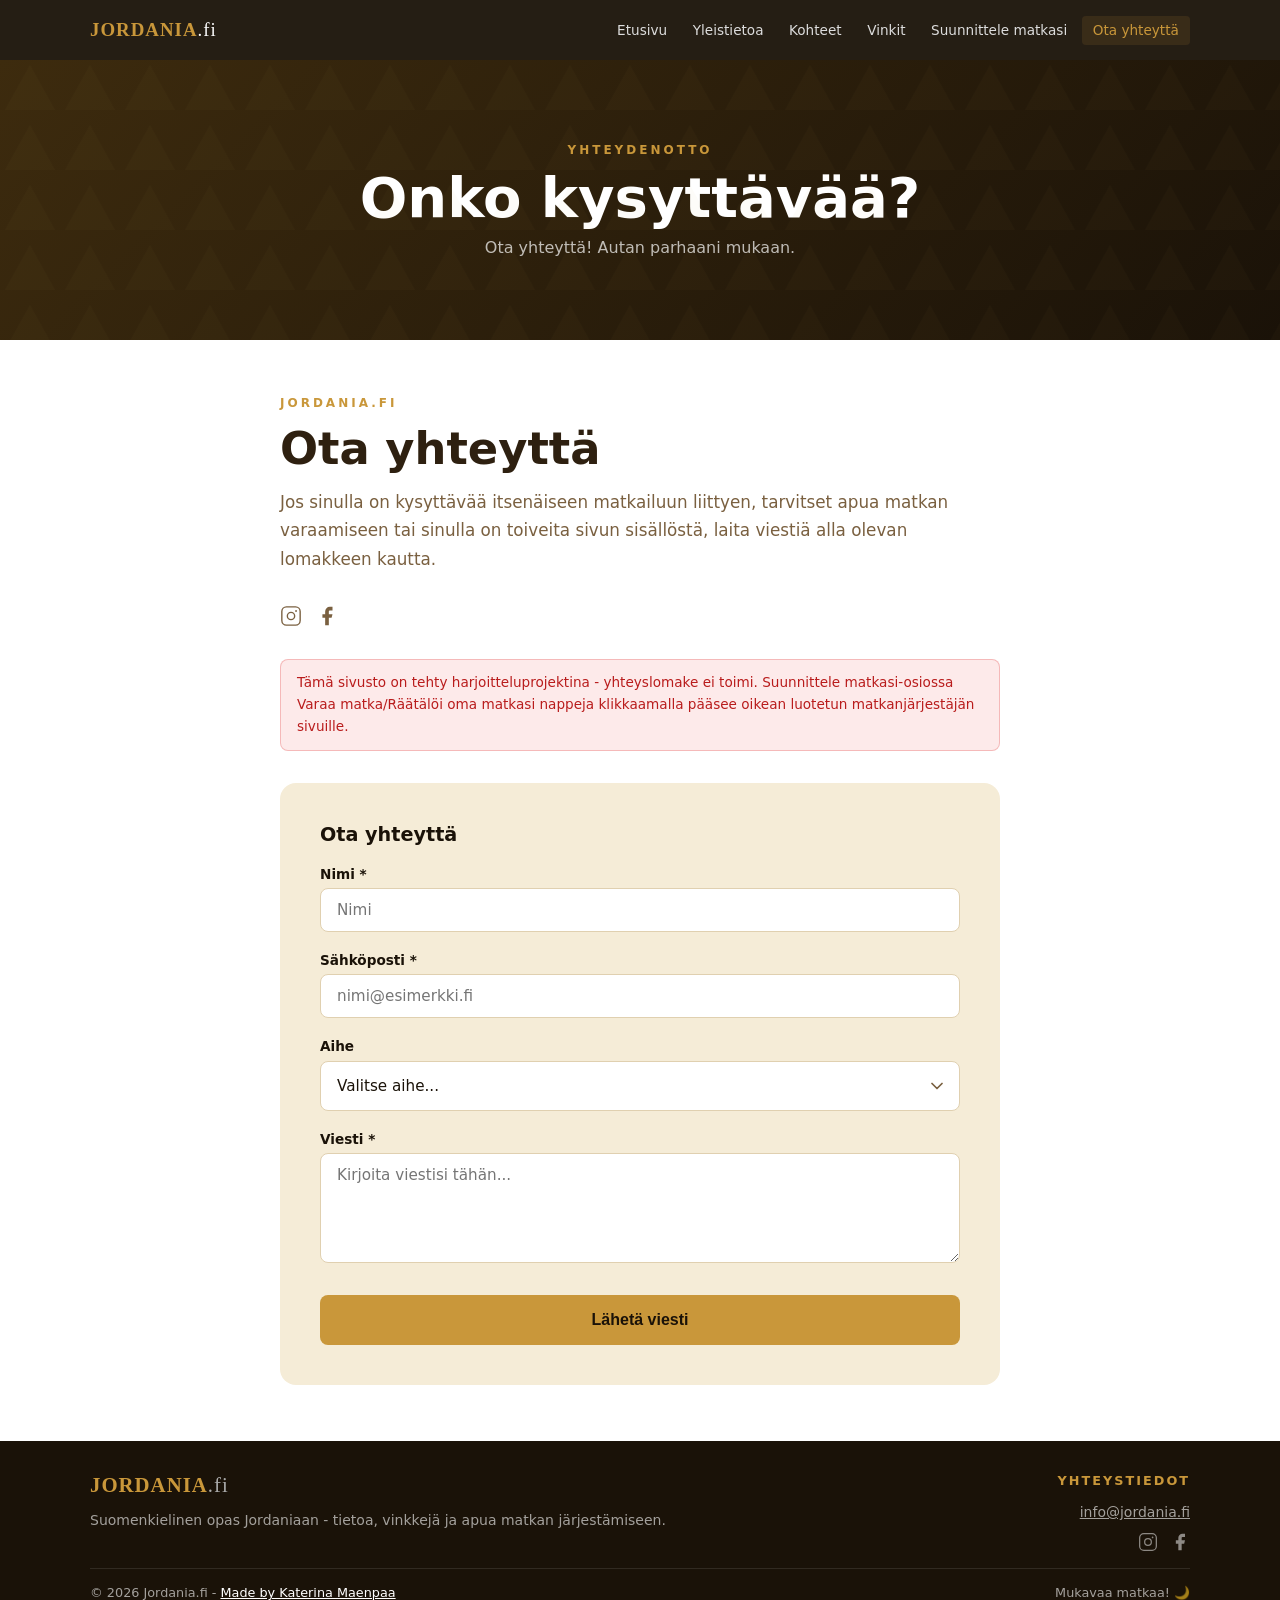
<file: yhteystiedot.html>
<!DOCTYPE html>
<html lang="fi">
<head>
<meta charset="UTF-8"/>
<meta name="viewport" content="width=device-width,initial-scale=1.0"/>
<title>Ota yhteyttä - Jordania.fi</title>
<meta name="description" content="Ota yhteyttä, jos tarvitset apua Jordanian omatoimimatkaan, matkapaketin valintaan tai varauksen tekemiseen suomalaisena matkailijana."/>
<meta name="robots" content="index,follow,max-image-preview:large"/>
<meta name="author" content="Jordania.fi"/>
<link rel="canonical" href="https://jordania.fi/yhteystiedot.html"/>
<meta property="og:type" content="website"/>
<meta property="og:locale" content="fi_FI"/>
<meta property="og:site_name" content="Jordania.fi"/>
<meta property="og:title" content="Ota yhteyttä - Jordania.fi"/>
<meta property="og:description" content="Ota yhteyttä, jos tarvitset apua Jordanian omatoimimatkaan, matkapaketin valintaan tai varauksen tekemiseen suomalaisena matkailijana."/>
<meta property="og:url" content="https://jordania.fi/yhteystiedot.html"/>
<meta property="og:image" content="https://jordania.fi/images/index/citadel.jpg"/>
<script type="application/ld+json">
{
  "@context": "https://schema.org",
  "@type": "ContactPage",
  "name": "Ota yhteyttä",
  "url": "https://jordania.fi/yhteystiedot.html",
  "description": "Ota yhteyttä, jos tarvitset apua Jordanian omatoimimatkaan, matkapaketin valintaan tai varauksen tekemiseen suomalaisena matkailijana.",
  "inLanguage": "fi",
  "audience": {
    "@type": "Audience",
    "geographicArea": {
      "@type": "Country",
      "name": "Finland"
    }
  }
}
</script>
<link rel="icon" type="image/svg+xml" href="favicon.svg"/>
<link rel="stylesheet" href="styles.css"/>
</head>
<body>

<nav>
  <div class="nav-inner">
    <a href="index.html" class="logo">Jordania<span>.fi</span></a>
    <ul class="nav-links">
      <li><a href="index.html" id="nav-home">Etusivu</a></li>
      <li><a href="yleistietoa.html" id="nav-info">Yleistietoa</a></li>
      <li><a href="kohteet.html" id="nav-places">Kohteet</a></li>
      <li><a href="vinkit.html" id="nav-tips">Vinkit</a></li>
      <li><a href="suunnittele.html" id="nav-packages">Suunnittele matkasi</a></li>
      <li><a href="yhteystiedot.html" id="nav-contact" class="active">Ota yhteyttä</a></li>

    </ul>
    <div class="hamburger" onclick="toggleMenu()" id="hamburger">
      <span></span><span></span><span></span>
    </div>
  </div>
</nav>
<div class="mobile-menu" id="mobileMenu">
  <a href="index.html">Etusivu</a>
  <a href="yleistietoa.html">Yleistietoa</a>
  <a href="kohteet.html">Kohteet</a>
  <a href="vinkit.html">Vinkit</a>
  <a href="suunnittele.html">Suunnittele matkasi</a>
  <a href="yhteystiedot.html">Ota yhteyttä</a>
</div>

<div class="page active">
  <div class="page-banner">
    <div>
      <div class="section-label" style="text-align:center;margin-bottom:0.5rem">Yhteydenotto</div>
      <h1>Onko kysyttävää?</h1>
      <p>Ota yhteyttä! Autan parhaani mukaan.</p>
    </div>
  </div>
  <section>
    <div class="container">
      <div style="max-width:720px;margin:0 auto">
        <div style="margin-bottom:2rem">
          <div class="section-label">Jordania.fi</div>
          <h2 class="section-title" style="margin-bottom:0.75rem">Ota yhteyttä</h2>
          <p class="section-sub" style="max-width:none">Jos sinulla on kysyttävää itsenäiseen matkailuun liittyen, tarvitset apua matkan varaamiseen tai sinulla on toiveita sivun sisällöstä, laita viestiä alla olevan lomakkeen kautta.</p>
        </div>

        <div style="display:flex;gap:0.9rem;align-items:center;margin-bottom:2rem">
          <a href="#" aria-label="Instagram" class="social-icon" style="color:var(--muted)"><svg xmlns="http://www.w3.org/2000/svg" viewBox="0 0 24 24" fill="none" stroke="currentColor" stroke-width="1.5" stroke-linecap="round" stroke-linejoin="round" width="22" height="22"><rect x="2" y="2" width="20" height="20" rx="5"/><circle cx="12" cy="12" r="4"/><circle cx="17.5" cy="6.5" r="1" fill="currentColor" stroke="none"/></svg></a>
          <a href="#" aria-label="Facebook" class="social-icon" style="color:var(--muted)"><svg xmlns="http://www.w3.org/2000/svg" viewBox="0 0 24 24" fill="currentColor" width="22" height="22"><path d="M18 2h-3a5 5 0 0 0-5 5v3H7v4h3v8h4v-8h3l1-4h-4V7a1 1 0 0 1 1-1h3z"/></svg></a>
        </div>

        <div style="background:#fdeaea;border:1px solid rgba(220,38,38,0.25);color:#b91c1c;border-radius:8px;padding:0.75rem 1rem;font-size:0.85rem;line-height:1.6;margin-bottom:2rem">
          Tämä sivusto on tehty harjoitteluprojektina - yhteyslomake ei toimi. Suunnittele matkasi-osiossa Varaa matka/Räätälöi oma matkasi nappeja klikkaamalla pääsee oikean luotetun matkanjärjestäjän sivuille.
        </div>

        <div class="contact-form" style="max-width:none">
          <h3 style="font-size:1.2rem;margin-bottom:1.25rem;color:var(--dark)">Ota yhteyttä</h3>
          <div class="form-group">
            <label>Nimi *</label>
            <input type="text" id="fname" placeholder="Nimi" required/>
          </div>
          <div class="form-group">
            <label>Sähköposti *</label>
            <input type="email" id="email" placeholder="nimi@esimerkki.fi" required/>
          </div>
          <div class="form-group">
            <label>Aihe</label>
            <select id="subject">
              <option value="">Valitse aihe...</option>
              <option>Itsenäinen matka</option>
              <option>Matkapaketit</option>
              <option>Kehitysideat</option>
              <option>Muuta</option>
            </select>
          </div>
          <div class="form-group">
            <label>Viesti *</label>
            <textarea id="message" placeholder="Kirjoita viestisi tähän..."></textarea>
          </div>
          <button class="form-submit" onclick="submitForm()">Lähetä viesti</button>
          <div class="success-msg" id="successMsg">✅ Viestisi on lähetetty! Otamme yhteyttä pian.</div>
        </div>
      </div>
    </div>
  </section>

  <footer>
    <div class="footer-inner">
      <div class="footer-brand">
        <a href="index.html" class="logo">Jordania<span style="color:#aaa;font-weight:300">.fi</span></a>
        <p>Suomenkielinen opas Jordaniaan - tietoa, vinkkejä ja apua matkan järjestämiseen.</p>
      </div>
      <div class="footer-col footer-col--right">
        <h4>Yhteystiedot</h4>
        <a href="yhteystiedot.html" class="footer-email">info@jordania.fi</a>
        <div class="footer-social">
          <a href="#" aria-label="Instagram" class="social-icon"><svg xmlns="http://www.w3.org/2000/svg" viewBox="0 0 24 24" fill="none" stroke="currentColor" stroke-width="1.5" stroke-linecap="round" stroke-linejoin="round" width="20" height="20"><rect x="2" y="2" width="20" height="20" rx="5"/><circle cx="12" cy="12" r="4"/><circle cx="17.5" cy="6.5" r="1" fill="currentColor" stroke="none"/></svg></a>
          <a href="#" aria-label="Facebook" class="social-icon"><svg xmlns="http://www.w3.org/2000/svg" viewBox="0 0 24 24" fill="currentColor" width="20" height="20"><path d="M18 2h-3a5 5 0 0 0-5 5v3H7v4h3v8h4v-8h3l1-4h-4V7a1 1 0 0 1 1-1h3z"/></svg></a>
        </div>
      </div>
    </div>
      <div class="footer-bottom">
      <p>© 2026 Jordania.fi - <a href="https://katerinamaenpaa.dev">Made by Katerina Maenpaa</a></p>
      <p>Mukavaa matkaa! 🌙</p>
    </div>
  </footer>
</div>

<script>
function toggleMenu() {
  document.getElementById('mobileMenu').classList.toggle('open');
}
function closeMenu() {
  document.getElementById('mobileMenu').classList.remove('open');
}
function submitForm() {
  const fname = document.getElementById('fname').value.trim();
  const email = document.getElementById('email').value.trim();
  const message = document.getElementById('message').value.trim();
  if (!fname || !email || !message) {
    alert('Täytä vähintään nimi, sähköposti ja viesti.');
    return;
  }
  document.getElementById('successMsg').style.display = 'block';
  setTimeout(() => document.getElementById('successMsg').style.display = 'none', 5000);
}
</script>
</body>
</html>
</file>
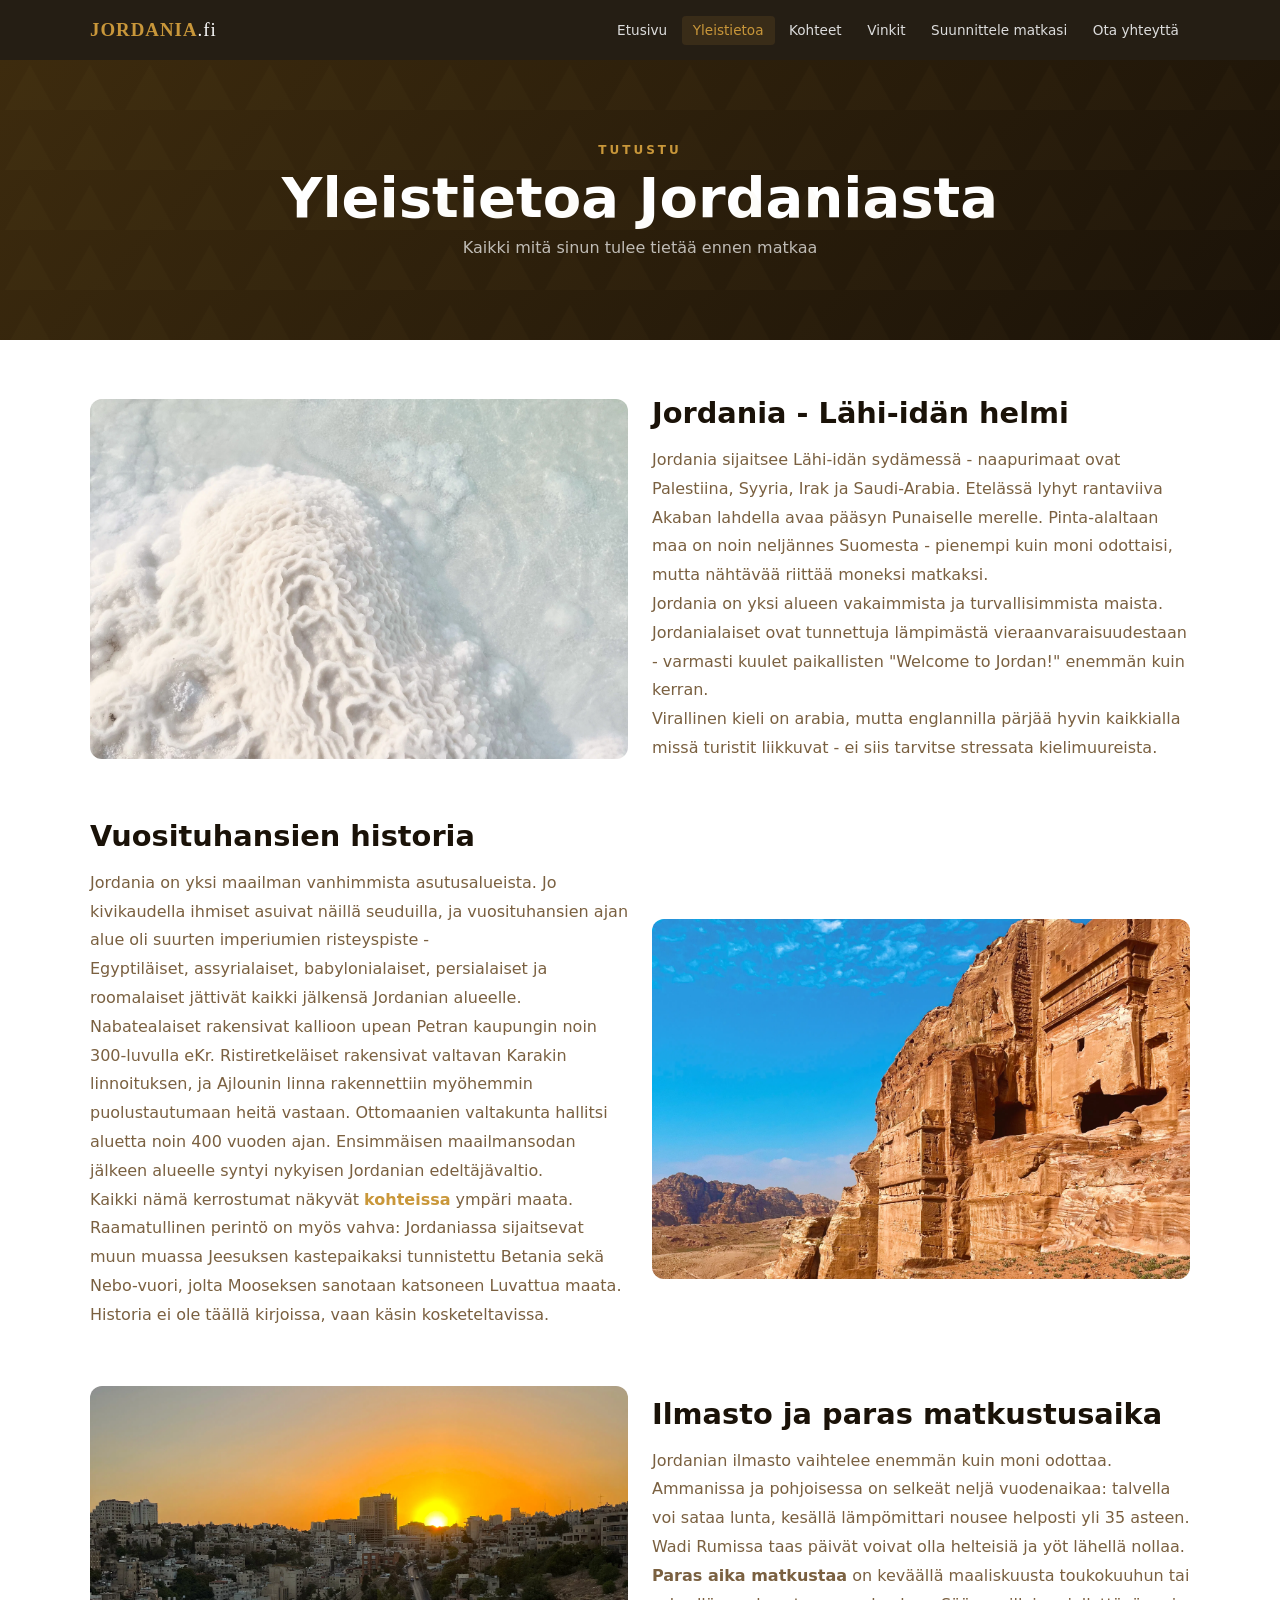
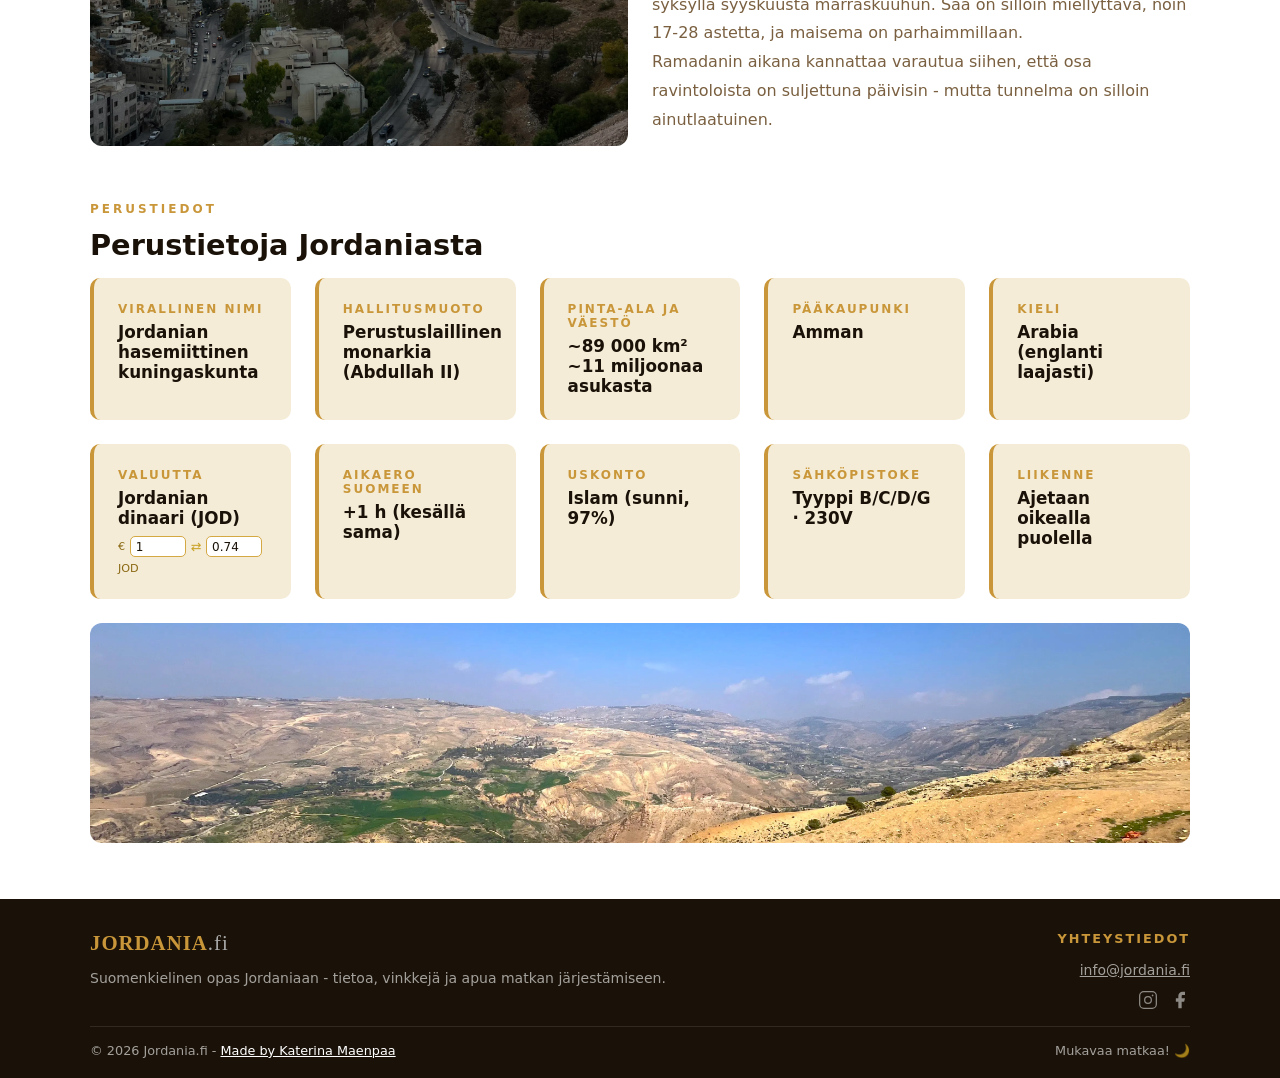
<file: yleistietoa.html>
<!DOCTYPE html>
<html lang="fi">
<head>
<meta charset="UTF-8"/>
<meta name="viewport" content="width=device-width,initial-scale=1.0"/>
<title>Yleistietoa Jordaniasta - Jordania.fi</title>
<meta name="description" content="Yleistietoa Jordaniasta suomalaisille matkailijoille: historia, ilmasto, käytännön perustiedot ja tärkeimmät asiat ennen matkaa."/>
<meta name="robots" content="index,follow,max-image-preview:large"/>
<meta name="author" content="Jordania.fi"/>
<link rel="canonical" href="https://jordania.fi/yleistietoa.html"/>
<meta property="og:type" content="article"/>
<meta property="og:locale" content="fi_FI"/>
<meta property="og:site_name" content="Jordania.fi"/>
<meta property="og:title" content="Yleistietoa Jordaniasta - Jordania.fi"/>
<meta property="og:description" content="Yleistietoa Jordaniasta suomalaisille matkailijoille: historia, ilmasto, käytännön perustiedot ja tärkeimmät asiat ennen matkaa."/>
<meta property="og:url" content="https://jordania.fi/yleistietoa.html"/>
<meta property="og:image" content="https://jordania.fi/images/yleistietoa/helmi.webp"/>
<script type="application/ld+json">
{
  "@context": "https://schema.org",
  "@type": "WebPage",
  "name": "Yleistietoa Jordaniasta",
  "url": "https://jordania.fi/yleistietoa.html",
  "description": "Yleistietoa Jordaniasta suomalaisille matkailijoille: historia, ilmasto, käytännön perustiedot ja tärkeimmät asiat ennen matkaa.",
  "inLanguage": "fi",
  "about": "Jordan",
  "audience": {
    "@type": "Audience",
    "geographicArea": {
      "@type": "Country",
      "name": "Finland"
    }
  }
}
</script>
<link rel="icon" type="image/svg+xml" href="favicon.svg"/>
<link rel="stylesheet" href="styles.css"/>
</head>
<body>

<nav>
  <div class="nav-inner">
    <a href="index.html" class="logo">Jordania<span>.fi</span></a>
    <ul class="nav-links">
      <li><a href="index.html" id="nav-home">Etusivu</a></li>
      <li><a href="yleistietoa.html" id="nav-info" class="active">Yleistietoa</a></li>
      <li><a href="kohteet.html" id="nav-places">Kohteet</a></li>
      <li><a href="vinkit.html" id="nav-tips">Vinkit</a></li>
      <li><a href="suunnittele.html" id="nav-packages">Suunnittele matkasi</a></li>
      <li><a href="yhteystiedot.html" id="nav-contact">Ota yhteyttä</a></li>
    </ul>
    <div class="hamburger" onclick="toggleMenu()" id="hamburger">
      <span></span><span></span><span></span>
    </div>
  </div>
</nav>
<div class="mobile-menu" id="mobileMenu">
  <a href="index.html">Etusivu</a>
  <a href="yleistietoa.html">Yleistietoa</a>
  <a href="kohteet.html">Kohteet</a>
  <a href="vinkit.html">Vinkit</a>
  <a href="suunnittele.html">Suunnittele matkasi</a>
  <a href="yhteystiedot.html">Ota yhteyttä</a>
</div>

<div class="page active">
  <div class="page-banner">
    <div>
      <div class="section-label" style="text-align:center;margin-bottom:0.5rem">Tutustu</div>
      <h1>Yleistietoa Jordaniasta</h1>
      <p>Kaikki mitä sinun tulee tietää ennen matkaa</p>
    </div>
  </div>
  <section>
    <div class="container">
      <div class="info-grid info-grid--img-first">
        <div class="info-text">
          <h2 class="info-heading">Jordania - Lähi-idän helmi</h2>
          <p>Jordania sijaitsee Lähi-idän sydämessä - naapurimaat ovat Palestiina, Syyria, Irak ja Saudi-Arabia. Etelässä lyhyt rantaviiva Akaban lahdella avaa pääsyn Punaiselle merelle. Pinta-alaltaan maa on noin neljännes Suomesta - pienempi kuin moni odottaisi, mutta nähtävää riittää moneksi matkaksi.</p>
          <p>Jordania on yksi alueen vakaimmista ja turvallisimmista maista. Jordanialaiset ovat tunnettuja lämpimästä vieraanvaraisuudestaan - varmasti kuulet paikallisten "Welcome to Jordan!" enemmän kuin kerran.</p>
          <p>Virallinen kieli on arabia, mutta englannilla pärjää hyvin kaikkialla missä turistit liikkuvat - ei siis tarvitse stressata kielimuureista.</p>
        </div>
        <img src="images/yleistietoa/helmi.webp" alt="Suolamuodostelma Kuolleen meren rannalla Jordaniassa" style="width:100%;height:360px;object-fit:cover; object-position: center 70%;border-radius:12px">
      </div>
      <div>
                <h2 class="info-heading">Vuosituhansien historia</h2>
        <div class="info-grid">
          <div class="info-text">
            <p>Jordania on yksi maailman vanhimmista asutusalueista. Jo kivikaudella ihmiset asuivat näillä seuduilla, ja vuosituhansien ajan alue oli suurten imperiumien risteyspiste -</p>
            <p>Egyptiläiset, assyrialaiset, babylonialaiset, persialaiset ja roomalaiset jättivät kaikki jälkensä Jordanian alueelle. Nabatealaiset rakensivat kallioon upean Petran kaupungin noin 300-luvulla eKr. Ristiretkeläiset rakensivat valtavan Karakin linnoituksen, ja Ajlounin linna rakennettiin myöhemmin puolustautumaan heitä vastaan. Ottomaanien valtakunta hallitsi aluetta noin 400 vuoden ajan. Ensimmäisen maailmansodan jälkeen alueelle syntyi nykyisen Jordanian edeltäjävaltio.</p>
            <p>Kaikki nämä kerrostumat näkyvät <a href="kohteet.html" style="color:var(--gold);text-decoration:none;font-weight:600">kohteissa</a> ympäri maata. Raamatullinen perintö on myös vahva: Jordaniassa sijaitsevat muun muassa Jeesuksen kastepaikaksi tunnistettu Betania sekä Nebo-vuori, jolta Mooseksen sanotaan katsoneen Luvattua maata. Historia ei ole täällä kirjoissa, vaan käsin kosketeltavissa.</p>
          </div>
          <img src="images/yleistietoa/historia.webp" alt="Muinaiset rauniot Jordanian Petrassa" style="width:100%;height:360px;object-fit:cover;object-position:center 20%;border-radius:12px">
        </div>
      </div>
      <div class="info-grid reverse">
        <div class="info-text">
          <h2 class="info-heading">Ilmasto ja paras matkustusaika</h2>
          <p>Jordanian ilmasto vaihtelee enemmän kuin moni odottaa. Ammanissa ja pohjoisessa on selkeät neljä vuodenaikaa: talvella voi sataa lunta, kesällä lämpömittari nousee helposti yli 35 asteen. Wadi Rumissa taas päivät voivat olla helteisiä ja yöt lähellä nollaa.</p>
          <p><strong>Paras aika matkustaa</strong> on keväällä maaliskuusta toukokuuhun tai syksyllä syyskuusta marraskuuhun. Sää on silloin miellyttävä, noin 17-28 astetta, ja maisema on parhaimmillaan.</p>
          <p>Ramadanin aikana kannattaa varautua siihen, että osa ravintoloista on suljettuna päivisin - mutta tunnelma on silloin ainutlaatuinen.</p>
        </div>
        <img src="images/yleistietoa/info-saa.webp" alt="Syyskuinen auringonlasku Ammanissa, Manara kahvilan kattoterassilta kuvattuna" style="width:100%;height:360px;object-fit:cover;border-radius:12px">
      </div>

      <!-- Facts -->
      <div>
        <div class="section-label">Perustiedot</div>
        <h2 class="info-heading">Perustietoja Jordaniasta</h2>
        <div class="fact-grid">
          <div class="fact-card"><div class="label">Virallinen nimi</div><div class="value">Jordanian hasemiittinen kuningaskunta</div></div>
          <div class="fact-card"><div class="label">Hallitusmuoto</div><div class="value">Perustuslaillinen monarkia (Abdullah II)</div></div>
          <div class="fact-card"><div class="label">Pinta-ala ja väestö</div><div class="value">~89 000 km²</div><div class="value">~11 miljoonaa asukasta</div></div>
          <div class="fact-card"><div class="label">Pääkaupunki</div><div class="value">Amman</div></div>
          <div class="fact-card"><div class="label">Kieli</div><div class="value">Arabia (englanti laajasti)</div></div>
          <div class="fact-card">
            <div class="label">Valuutta</div>
            <div class="value">Jordanian dinaari (JOD)</div>
            <div style="display:flex;align-items:center;gap:0.3rem;margin-top:0.5rem;flex-wrap:wrap">
              <span style="font-size:0.7rem;color:#8b6914">€</span>
              <input id="eur-input" type="number" value="1" min="0" step="any"
                style="width:56px;padding:0.15rem 0.3rem;border:1px solid #d4a843;border-radius:5px;font-size:0.75rem;background:#fff"
                oninput="convertEurToJod()">
              <span style="color:#c9a227;font-size:0.8rem">&rlarr;</span>
              <input id="jod-input" type="number" value="0.74" min="0" step="any"
                style="width:56px;padding:0.15rem 0.3rem;border:1px solid #d4a843;border-radius:5px;font-size:0.75rem;background:#fff"
                oninput="convertJodToEur()">
              <span style="font-size:0.7rem;color:#8b6914">JOD</span>
            </div>
          </div>
          <div class="fact-card"><div class="label">Aikaero Suomeen</div><div class="value">+1 h (kesällä sama)</div></div>
          <div class="fact-card"><div class="label">Uskonto</div><div class="value">Islam (sunni, 97%)</div></div>
          <div class="fact-card"><div class="label">Sähköpistoke</div><div class="value">Tyyppi B/C/D/G · 230V</div></div>
          <div class="fact-card"><div class="label">Liikenne</div><div class="value">Ajetaan oikealla puolella</div></div>
        </div>
        <!-- Infokuva under Perustiedot -->
        <div style="text-align:center;margin-top:1.5rem">
          <img src="images/yleistietoa/infokuva.webp" alt="Yhteenvetokuva Jordanian maisemista ja matkailun tunnelmasta - vihreä laaksomaisema Dead Sea road:iltä kuvattuna" style="width:100%;height:220px;object-fit:cover;margin:0 auto;border-radius:12px;display:block;max-width:100%" />
        </div>
      </div>
    </div>
  </section>

  <footer>
    <div class="footer-inner">
      <div class="footer-brand">
        <a href="index.html" class="logo">Jordania<span style="color:#aaa;font-weight:300">.fi</span></a>
        <p>Suomenkielinen opas Jordaniaan - tietoa, vinkkejä ja apua matkan järjestämiseen.</p>
      </div>
      <div class="footer-col footer-col--right">
        <h4>Yhteystiedot</h4>
        <a href="yhteystiedot.html" class="footer-email">info@jordania.fi</a>
        <div class="footer-social">
          <a href="#" aria-label="Instagram" class="social-icon"><svg xmlns="http://www.w3.org/2000/svg" viewBox="0 0 24 24" fill="none" stroke="currentColor" stroke-width="1.5" stroke-linecap="round" stroke-linejoin="round" width="20" height="20"><rect x="2" y="2" width="20" height="20" rx="5"/><circle cx="12" cy="12" r="4"/><circle cx="17.5" cy="6.5" r="1" fill="currentColor" stroke="none"/></svg></a>
          <a href="#" aria-label="Facebook" class="social-icon"><svg xmlns="http://www.w3.org/2000/svg" viewBox="0 0 24 24" fill="currentColor" width="20" height="20"><path d="M18 2h-3a5 5 0 0 0-5 5v3H7v4h3v8h4v-8h3l1-4h-4V7a1 1 0 0 1 1-1h3z"/></svg></a>
        </div>
      </div>
    </div>
     <div class="footer-bottom">
      <p>© 2026 Jordania.fi - <a href="https://katerinamaenpaa.dev">Made by Katerina Maenpaa</a></p>
      <p>Mukavaa matkaa! 🌙</p>
    </div>
  </footer>
</div>

<script>
var JOD_RATE = 0.74;
function convertEurToJod() {
  var eur = parseFloat(document.getElementById('eur-input').value);
  document.getElementById('jod-input').value = isNaN(eur) ? '' : (eur * JOD_RATE).toFixed(2);
}
function convertJodToEur() {
  var jod = parseFloat(document.getElementById('jod-input').value);
  document.getElementById('eur-input').value = isNaN(jod) ? '' : (jod / JOD_RATE).toFixed(2);
}
function toggleMenu() {
  document.getElementById('mobileMenu').classList.toggle('open');
}
function closeMenu() {
  document.getElementById('mobileMenu').classList.remove('open');
}
</script>
</body>
</html>
</file>
<file: styles.css>
:root{
    --gold:#C9973A;
    --sand:#F5ECD7;
    --dark:#1A1208;
    --text:#2E2010;
    --muted:#7A6040;
    --white:#FFFFFF;
    --red:#8B2F1A;
  }
  *{box-sizing:border-box;margin:0;padding:0}
  html{scroll-behavior:smooth}
  body{font-family:'Segoe UI',system-ui,sans-serif;color:var(--text);background:#fff;overflow-x:hidden}

  /* NAV */
  nav{position:fixed;top:0;left:0;right:0;z-index:1000;background:rgba(26,18,8,0.95);backdrop-filter:blur(8px);padding:0 1.5rem}
  .nav-inner{max-width:1100px;margin:auto;display:flex;align-items:center;justify-content:space-between;height:60px}
  .logo{color:var(--gold);font-family:Georgia,'Times New Roman',serif;font-size:1.18rem;font-weight:700;letter-spacing:1px;text-transform:uppercase;cursor:pointer;text-decoration:none}
  .logo span{color:#fff;font-weight:400;text-transform:none}
  .nav-links{display:flex;gap:0.2rem;list-style:none}
  .nav-links a{color:#ddd;text-decoration:none;font-size:0.85rem;padding:0.4rem 0.7rem;border-radius:4px;transition:all .2s;white-space:nowrap}
  .nav-links a:hover,.nav-links a.active{color:var(--gold);background:rgba(201,151,58,0.12)}
  .hamburger{display:none;flex-direction:column;gap:5px;cursor:pointer;padding:4px}
  .hamburger span{width:24px;height:2px;background:#ddd;border-radius:2px;transition:.3s}
  .mobile-menu{display:none;position:fixed;top:60px;left:0;right:0;background:rgba(26,18,8,0.97);padding:1rem;z-index:999;flex-direction:column;gap:0.3rem}
  .mobile-menu a{color:#ddd;text-decoration:none;padding:0.75rem 1rem;border-radius:6px;font-size:1rem;display:block}
  .mobile-menu a:hover{background:rgba(201,151,58,0.15);color:var(--gold)}
  .mobile-menu.open{display:flex}

  /* PAGES */
  .page{display:none;min-height:100vh;padding-top:60px}
  .page.active{display:block}

  /* HERO */
  .hero{position:relative;height:calc(100vh - 60px);min-height:500px;display:flex;align-items:center;justify-content:center;overflow:hidden;background:linear-gradient(135deg,#1A1208 0%,#3D2B0E 50%,#1A1208 100%)}
  .hero-media{position:absolute;inset:0;object-fit:cover;width:100%;height:100%;opacity:0.45}
  .hero-placeholder{position:absolute;inset:0;background:linear-gradient(135deg,#2a1a06,#5C3D0E,#2a1a06);display:flex;align-items:center;justify-content:center;flex-direction:column;gap:0.5rem}
  .hero-placeholder .ph-icon{font-size:4rem;opacity:0.3}
  .hero-placeholder .ph-text{color:rgba(255,255,255,0.2);font-size:0.8rem;letter-spacing:2px;text-transform:uppercase}
  .hero-overlay{position:absolute;inset:0;background:linear-gradient(to bottom,rgba(0,0,0,0.2),rgba(0,0,0,0.6))}
  .hero-content{position:relative;text-align:center;color:#fff;padding:2rem;max-width:800px}
  .hero-badge{display:inline-block;background:var(--gold);color:#1A1208;font-size:0.7rem;font-weight:700;letter-spacing:3px;text-transform:uppercase;padding:0.35rem 1rem;border-radius:20px;margin-bottom:1.5rem}
  .hero-content h1{font-size:clamp(2.2rem,6vw,4.5rem);font-weight:700;line-height:1.1;margin-bottom:1rem;text-shadow:0 2px 20px rgba(0,0,0,0.5)}
  .hero-content h1 em{color:var(--gold);font-style:normal}
  .hero-content p{font-size:1.1rem;opacity:0.9;margin-bottom:2rem;line-height:1.6;max-width:560px;margin-left:auto;margin-right:auto}
  .btn{display:inline-block;padding:0.85rem 2rem;border-radius:6px;font-size:0.95rem;font-weight:600;cursor:pointer;text-decoration:none;transition:all .2s;border:none}
  .btn-gold{background:var(--gold);color:#1A1208}
  .btn-gold:hover{background:#e0ac44;transform:translateY(-2px);box-shadow:0 8px 25px rgba(201,151,58,0.4)}
  .btn-outline{background:transparent;color:#fff;border:2px solid rgba(255,255,255,0.6)}
  .btn-outline:hover{border-color:#fff;background:rgba(255,255,255,0.1)}
  .hero-btns{display:flex;gap:1rem;justify-content:center;flex-wrap:wrap}

  /* SECTIONS */
  section{padding:3.5rem 1.5rem}
  .container{max-width:1100px;margin:auto}
  .section-label{font-size:0.75rem;font-weight:700;letter-spacing:3px;text-transform:uppercase;color:var(--gold);margin-bottom:0.75rem}
  .section-title{font-size:clamp(1.8rem,4vw,2.8rem);font-weight:700;line-height:1.2;margin-bottom:1rem}
  .section-sub{color:var(--muted);font-size:1.05rem;line-height:1.7;max-width:680px}
  .text-center{text-align:center}
  .text-center .section-sub{margin:0 auto}

  /* HIGHLIGHTS */
  .highlights{background:var(--sand)}
  .hl-grid{display:grid;grid-template-columns:repeat(auto-fit,minmax(240px,1fr));gap:1.5rem;margin-top:3rem}
  .hl-card{background:#fff;border-radius:12px;padding:2rem;text-align:center;box-shadow:0 2px 15px rgba(0,0,0,0.06);transition:transform .2s}
  .hl-card:hover{transform:translateY(-4px)}
  .hl-icon{font-size:2.5rem;margin-bottom:1rem}
  .hl-card h3{font-size:1.1rem;margin-bottom:0.5rem;color:var(--dark)}
  .hl-card p{font-size:0.9rem;color:var(--muted);line-height:1.6}

  /* PHOTO PLACEHOLDER */
  .photo-ph{border-radius:12px;overflow:hidden;position:relative;background:linear-gradient(135deg,#e8d5b0,#c9b080)}
  .photo-ph::before{content:attr(data-label);position:absolute;inset:0;display:flex;align-items:center;justify-content:center;color:rgba(100,70,20,0.5);font-size:0.75rem;letter-spacing:2px;text-transform:uppercase;font-weight:600}
  .photo-ph img{width:100%;height:100%;object-fit:cover;display:block}

  /* INFO PAGE */
  .info-hero{height:300px;background:linear-gradient(135deg,#3D2B0E,#1A1208)}
  .info-grid{display:grid;grid-template-columns:1fr 1fr;gap:1.5rem;align-items:center;margin-bottom:3.5rem}
  .info-grid--img-first>img{order:-1}
  .info-grid.reverse{direction:rtl}
  .info-grid.reverse>*{direction:ltr}
  .info-img{height:340px}
  .info-text h2{font-size:1.8rem;margin-bottom:1rem;color:var(--dark)}
  .info-heading{font-size:1.8rem;margin-bottom:1rem;color:var(--dark);font-weight:700}
  .info-text p{color:var(--muted);line-height:1.8;margin-bottom:0}
  .fact-grid{display:grid;grid-template-columns:repeat(auto-fit,minmax(200px,1fr));gap:1.5rem;margin-top:1rem}
  .fact-card{background:var(--sand);border-radius:10px;padding:1.5rem;border-left:4px solid var(--gold)}
  .fact-card .label{font-size:0.75rem;text-transform:uppercase;letter-spacing:2px;color:var(--gold);font-weight:700;margin-bottom:0.4rem}
  .fact-card .value{font-size:1.05rem;font-weight:600;color:var(--dark)}

  /* PLACES */
  .places-grid{display:grid;grid-template-columns:repeat(auto-fill,minmax(300px,1fr));gap:2rem;margin-top:3rem}
  .place-card{border-radius:14px;overflow:hidden;box-shadow:0 4px 20px rgba(0,0,0,0.1);transition:transform .2s,box-shadow .2s;background:#fff}
  .place-card:hover{transform:translateY(-6px);box-shadow:0 12px 35px rgba(0,0,0,0.15)}
  .place-img{height:220px;position:relative}
  .place-img .photo-ph{height:100%;border-radius:0}
  .place-tag{position:absolute;top:12px;left:12px;background:var(--gold);color:#1A1208;font-size:0.7rem;font-weight:700;letter-spacing:1px;padding:0.3rem 0.7rem;border-radius:20px;text-transform:uppercase}
  .place-body{padding:1.5rem}
  .place-body h3{font-size:1.2rem;margin-bottom:0.5rem}
  .place-body p{font-size:0.9rem;color:var(--muted);line-height:1.6}

  /* TIPS */
  .tips-bg{background:var(--sand)}
  .tips-grid{display:grid;grid-template-columns:repeat(auto-fit,minmax(260px,1fr));gap:1.5rem;margin-top:3rem}
  .tip-card{background:#fff;border-radius:12px;padding:1.5rem;border-top:3px solid var(--gold)}
  .tip-card .tip-icon{font-size:1.8rem;margin-bottom:0.75rem;line-height:1}
  .tip-card h3{font-size:1rem;margin-bottom:0.5rem;font-weight:700}
  .tip-card p{font-size:0.875rem;color:var(--muted);line-height:1.6}

  /* PACKAGES */
  .pkg-grid{display:grid;grid-template-columns:repeat(auto-fill,minmax(320px,1fr));gap:2rem;margin-top:3rem}
  .pkg-card{border-radius:14px;overflow:hidden;box-shadow:0 4px 20px rgba(0,0,0,0.1);background:#fff;display:flex;flex-direction:column;transition:transform .2s}
  .pkg-card:hover{transform:translateY(-5px)}
  .pkg-card.featured{border:2px solid var(--gold)}
  .pkg-img{height:200px;position:relative}
  .pkg-img .photo-ph{height:100%;border-radius:0}
  .pkg-badge{position:absolute;top:12px;right:12px;background:var(--red);color:#fff;font-size:0.7rem;font-weight:700;padding:0.3rem 0.7rem;border-radius:20px}
  .pkg-badge.popular{background:var(--gold);color:#1A1208}
  .pkg-body{padding:1.75rem;flex:1;display:flex;flex-direction:column}
  .pkg-body h3{font-size:1.25rem;margin-bottom:0.5rem}
  .pkg-duration{font-size:0.8rem;color:var(--gold);font-weight:700;text-transform:uppercase;letter-spacing:1px;margin-bottom:0.75rem}
  .pkg-body>p{font-size:0.9rem;color:var(--muted);line-height:1.6;margin-bottom:1rem}
  .pkg-includes{list-style:none;margin-bottom:1rem}
  .pkg-includes li{font-size:0.85rem;color:var(--muted);padding:0.25rem 0;display:flex;gap: 0.5rem;align-items:flex-start}
  .pkg-excludes{list-style:none;margin-top:0.5rem}
  .pkg-excludes li{font-size:0.85rem;color:var(--muted);padding:0.25rem 0;display:flex;gap:0.5rem;align-items:flex-start}
  .pkg-includes li::before,
  .pkg-excludes li::before{
    display:inline-flex;
    width:1.1rem;
    height:1.1rem;
    align-items:center;
    justify-content:center;
    font-size:1rem;
    line-height:1;
    font-weight:700;
    flex-shrink:0;
    font-family:'Segoe UI Symbol','Segoe UI','Noto Color Emoji',system-ui,-apple-system,Arial,sans-serif;
  }
  .pkg-includes li::before{content:'✓';color:var(--gold)}
  .pkg-excludes li::before{content:'✕';color:var(--muted)}
  .pkg-footer{display:flex;align-items:center;justify-content:space-between;padding-top:1.25rem;border-top:1px solid #f0e8d8;margin-top:0;margin-top:auto}
  .pkg-price{font-size:1.4rem;font-weight:700;color:var(--dark)}
  .pkg-price .pkg-from{font-size:0.75rem;color:var(--muted);display:block;font-weight:600}
  .pkg-price span{font-size:0.8rem;font-weight:400;color:var(--muted)}
  .pkg-min{font-size:0.75rem;color:var(--muted)}

  /* CONTACT */
  .contact-wrapper{display:grid;grid-template-columns:1fr 1fr;gap:4rem;align-items:start}
  .contact-info h2{font-size:2rem;margin-bottom:1rem}
  .contact-info p{color:var(--muted);line-height:1.8;margin-bottom:1.5rem}
  .contact-detail{display:flex;gap:1rem;align-items:flex-start;margin-bottom:1rem}
  .contact-detail .icon{font-size:1.3rem;margin-top:2px}
  .contact-detail div strong{display:block;font-size:0.9rem;margin-bottom:0.2rem}
  .contact-detail div span{color:var(--muted);font-size:0.9rem}
  .contact-form{background:var(--sand);border-radius:16px;padding:2.5rem}
  .form-group{margin-bottom:1.25rem}
  .form-row{display:grid;grid-template-columns:1fr 1fr;gap:1rem}
  label{display:block;font-size:0.85rem;font-weight:600;margin-bottom:0.4rem;color:var(--dark)}
  input,select,textarea{width:100%;padding:0.75rem 1rem;border:1.5px solid #e0d0b0;border-radius:8px;font-size:0.95rem;background:#fff;font-family:inherit;color:var(--dark);transition:border .2s;outline:none}
  select{
    height:50px;
    appearance:none;
    -webkit-appearance:none;
    -moz-appearance:none;
    background-image:url("data:image/svg+xml,%3Csvg xmlns='http://www.w3.org/2000/svg' width='12' height='8' viewBox='0 0 12 8'%3E%3Cpath d='M1 1.5 6 6.5l5-5' fill='none' stroke='%237A6040' stroke-width='1.7' stroke-linecap='round' stroke-linejoin='round'/%3E%3C/svg%3E");
    background-repeat:no-repeat;
    background-position:right 1rem center;
    background-size:12px 8px;
    padding-right:2.75rem;
  }
  input:focus,select:focus,textarea:focus{border-color:var(--gold)}
  textarea{resize:vertical;min-height:110px}
  .form-submit{width:100%;padding:1rem;background:var(--gold);color:#1A1208;border:none;border-radius:8px;font-size:1rem;font-weight:700;cursor:pointer;transition:all .2s;margin-top:0.5rem}
  .form-submit:hover{background:#e0ac44;transform:translateY(-2px)}
  .success-msg{display:none;background:#d4edda;border:1px solid #c3e6cb;border-radius:8px;padding:1rem;text-align:center;color:#155724;margin-top:1rem;font-weight:600}

  /* FOOTER */
  footer{background:var(--dark);color:rgba(255,255,255,0.6);padding:2rem 1rem 1.25rem}
  .footer-inner{max-width:1100px;margin:auto;display:grid;grid-template-columns:2fr 1fr;gap:2rem}
  .footer-brand .logo{font-size:1.3rem;margin-bottom:0.75rem;display:block}
  .footer-brand p{font-size:0.875rem;line-height:1.7}
  .footer-col h4{color:var(--gold);font-size:0.8rem;letter-spacing:2px;text-transform:uppercase;margin-bottom:1rem}
  .footer-col ul{list-style:none}
  .footer-col ul li{margin-bottom:0.5rem}
  .footer-col ul li a{color:rgba(255,255,255,0.6);text-decoration:none;font-size:0.875rem;transition:color .2s}
  .footer-col ul li a:hover{color:var(--gold)}
  .footer-bottom{max-width:1100px;margin:1rem auto 0;padding-top:1rem;border-top:1px solid rgba(255,255,255,0.1);display:flex;justify-content:space-between;align-items:center;gap:0.75rem}
  .footer-bottom p{font-size:0.8rem}
.footer-bottom a{color:#fff;text-decoration:underline;transition:color .2s}
.footer-bottom a:hover{color:var(--gold)}
  .footer-col--right{text-align:right;display:flex;flex-direction:column;align-items:flex-end}
  .footer-email{color:rgba(255,255,255,0.6);text-decoration:underline;font-size:0.875rem;transition:color .2s;margin-bottom:0.75rem}
  .footer-email:hover{color:var(--gold)}
  .footer-social{display:flex;gap:0.75rem}
  .social-icon{color:rgba(255,255,255,0.5);transition:color .2s;display:flex;align-items:center}
  .social-icon:hover{color:var(--gold)}

  /* HISTORY ROWS */
  .history-row{display:grid;grid-template-columns:1fr 1fr;gap:2.5rem;align-items:center;margin-bottom:3.5rem}
  .history-p{color:var(--muted);line-height:1.8;font-size:1.05rem}
  .history-img{width:100%;height:280px;object-fit:cover;border-radius:12px;display:block}

  /* PAGE HERO BANNER */
  .page-banner{height:280px;background:linear-gradient(135deg,#3D2B0E,#1A1208);display:flex;align-items:center;justify-content:center;text-align:center;color:#fff;position:relative;overflow:hidden}
  .page-banner::after{content:'';position:absolute;inset:0;background:url("data:image/svg+xml,%3Csvg width='60' height='60' xmlns='http://www.w3.org/2000/svg'%3E%3Cpath d='M30 5L55 50H5z' fill='rgba(201,151,58,0.03)'/%3E%3C/svg%3E") repeat;pointer-events:none}
  .page-banner h1{font-size:clamp(2rem,5vw,3.5rem);font-weight:700;position:relative}
  .page-banner p{color:rgba(255,255,255,0.7);font-size:1rem;margin-top:0.5rem;position:relative}

  /* RESPONSIVE */
  @media(max-width:768px){
    .nav-links{display:none}
    .hamburger{display:flex}
    .info-grid{grid-template-columns:1fr}
    .info-grid.reverse{direction:ltr}
    .contact-wrapper{grid-template-columns:1fr}
    .footer-inner{grid-template-columns:1fr}
    .form-row{grid-template-columns:1fr}
    .footer-bottom{flex-direction:column;text-align:center}
    .footer-col--right{align-items:flex-start}
    .history-row{grid-template-columns:1fr}
    .info-grid--img-first>img{order:0}
  }
  @media (max-width:480px){
    .places-grid, .pkg-grid{
      grid-template-columns:1fr;
      gap:1rem;
      margin-top:1.5rem;
    }
    .place-card, .pkg-card{
      width:100%;
      max-width:100%;
    }
    .place-body, .pkg-body{
      padding:1rem;
    }
    .place-img, .pkg-img{
      height:180px;
    }
    .place-img img, .pkg-img img, .photo-ph img{
      width:100%;
      height:100%;
      object-fit:cover;
    }
    section{padding-left:1.5rem;padding-right:1.5rem}
  }
</file>
